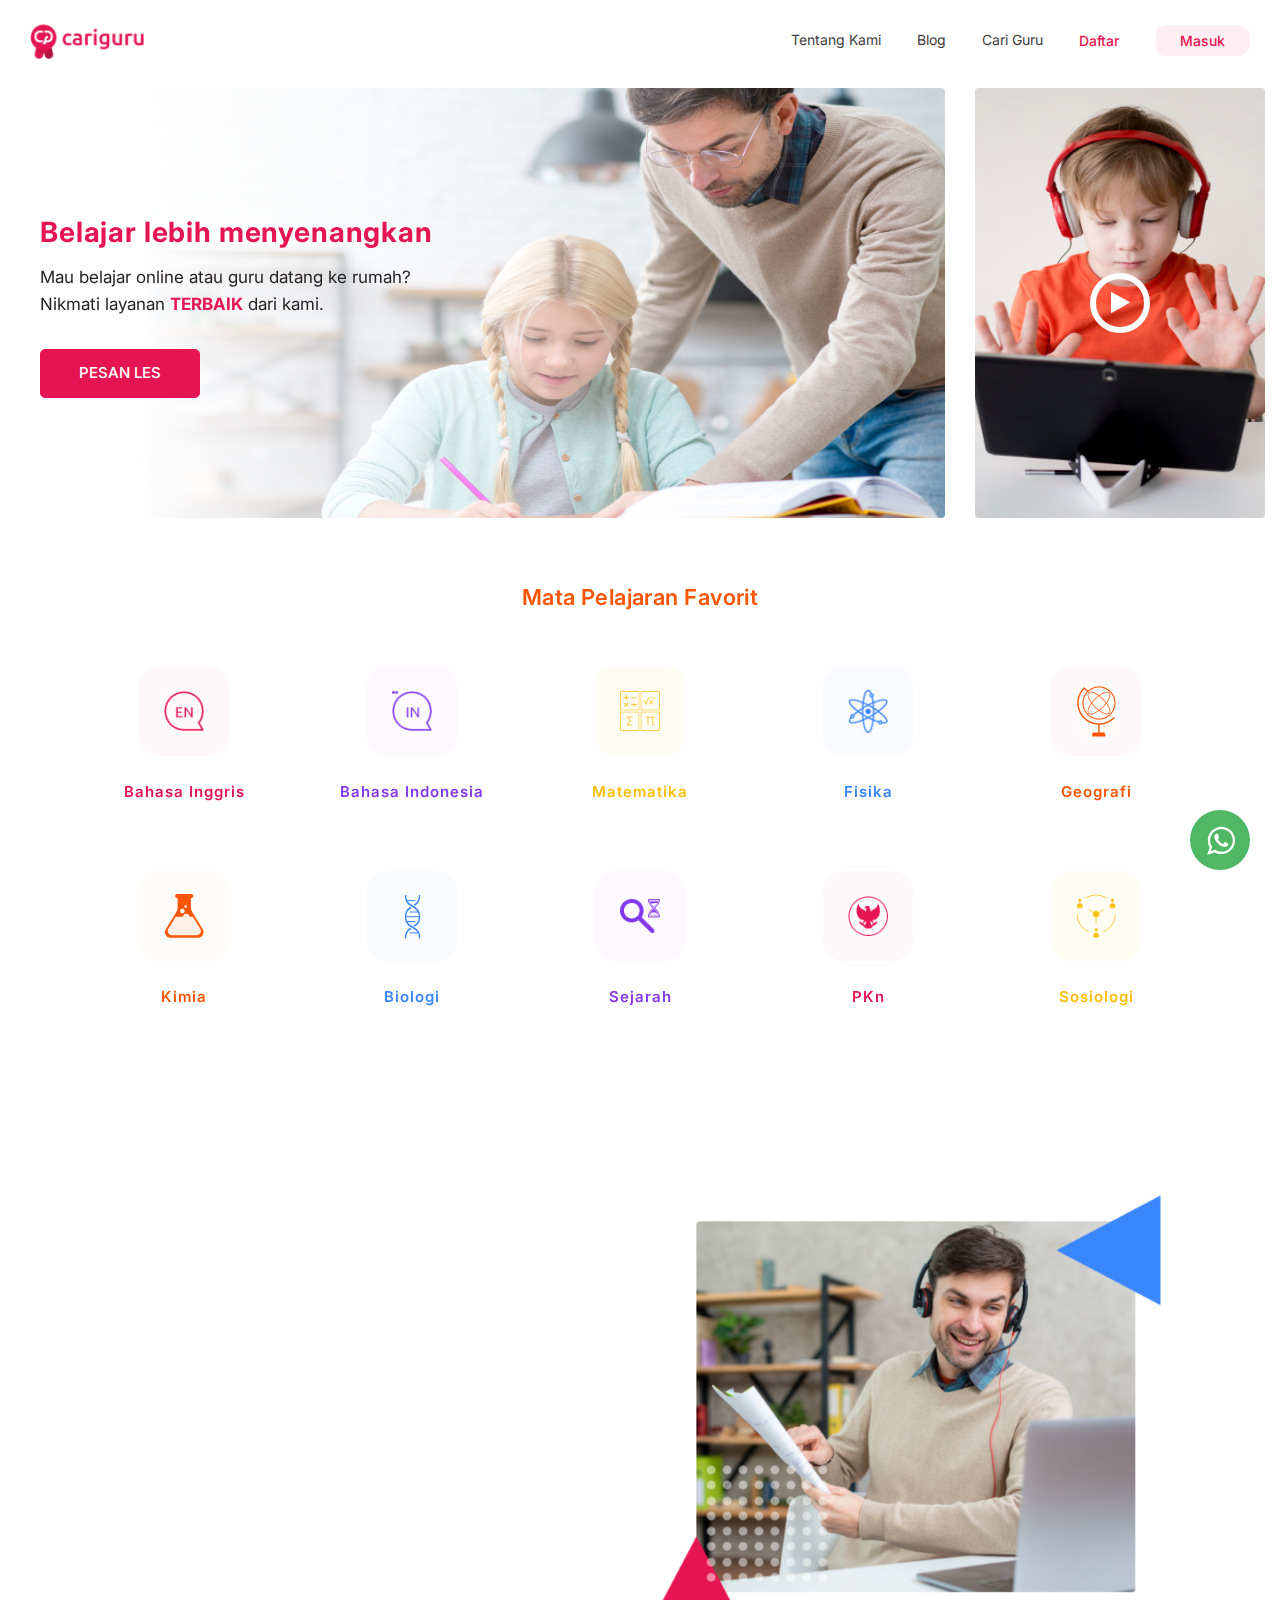
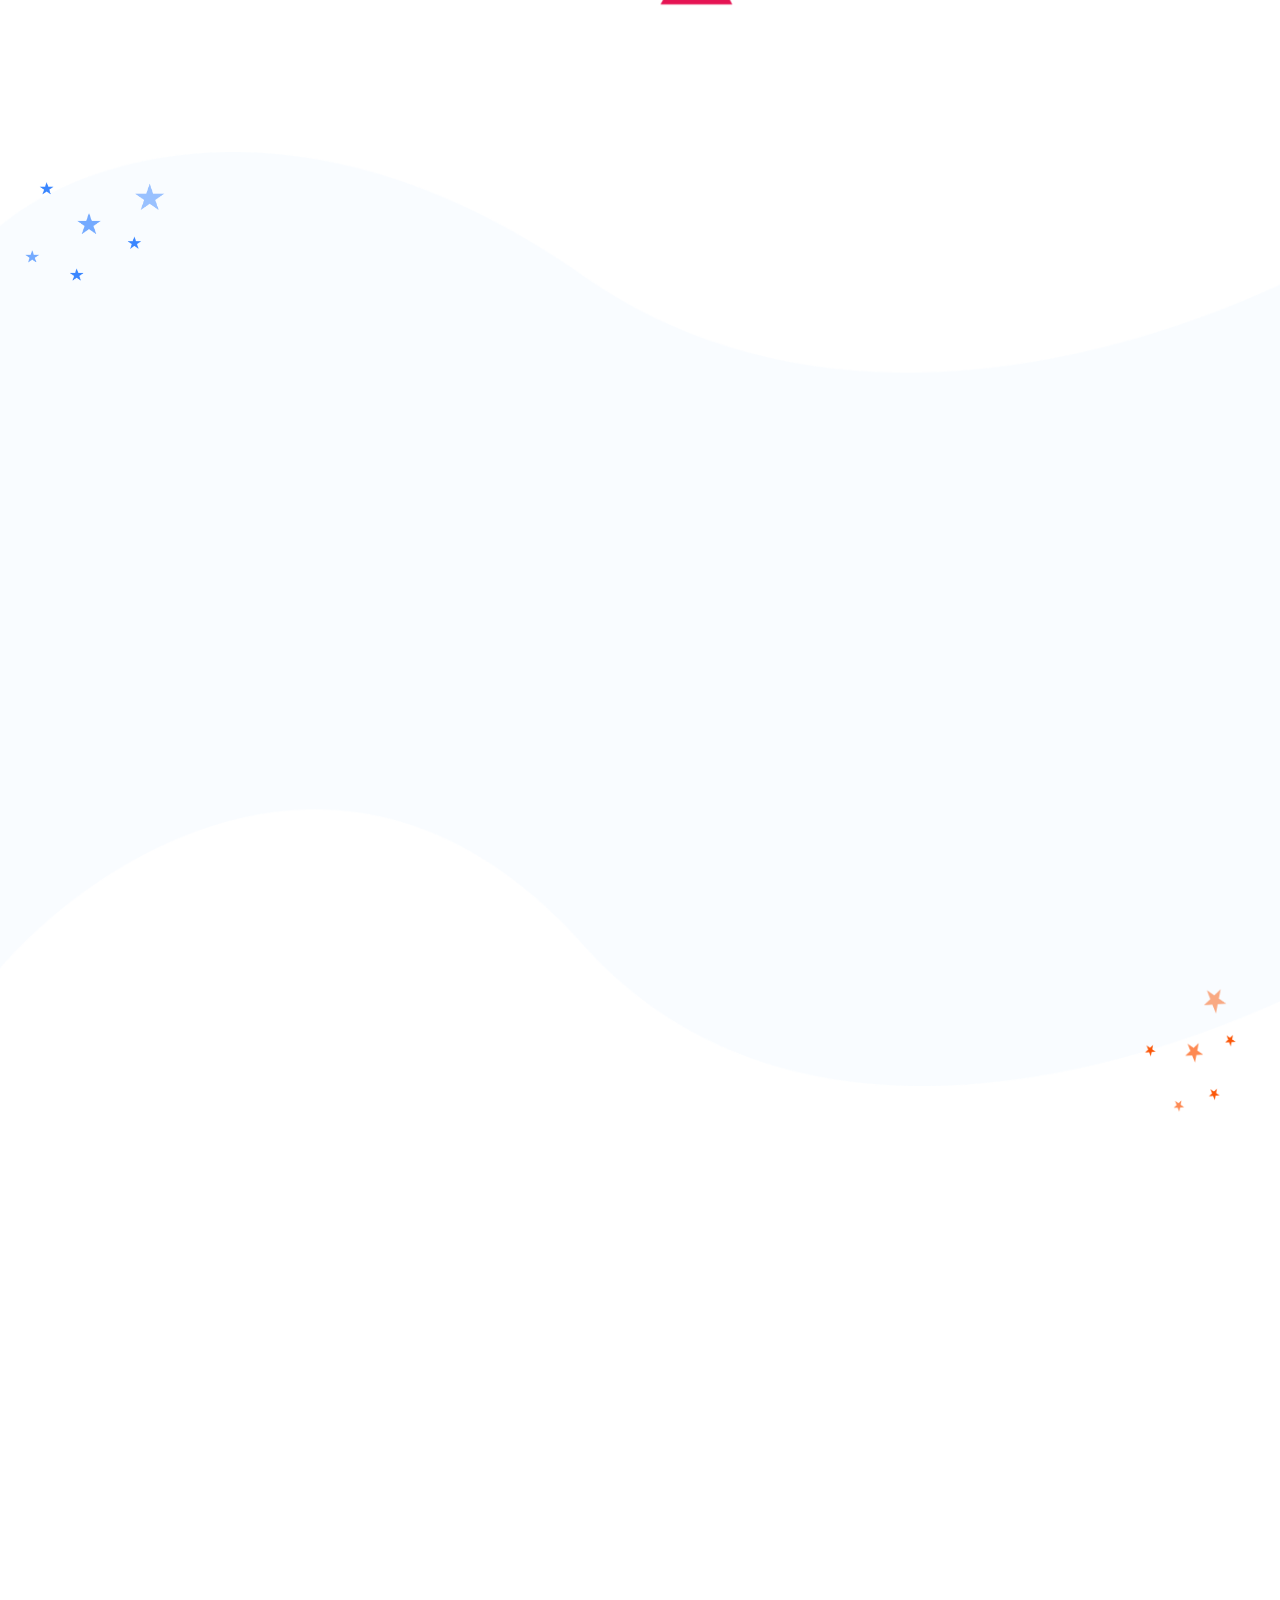
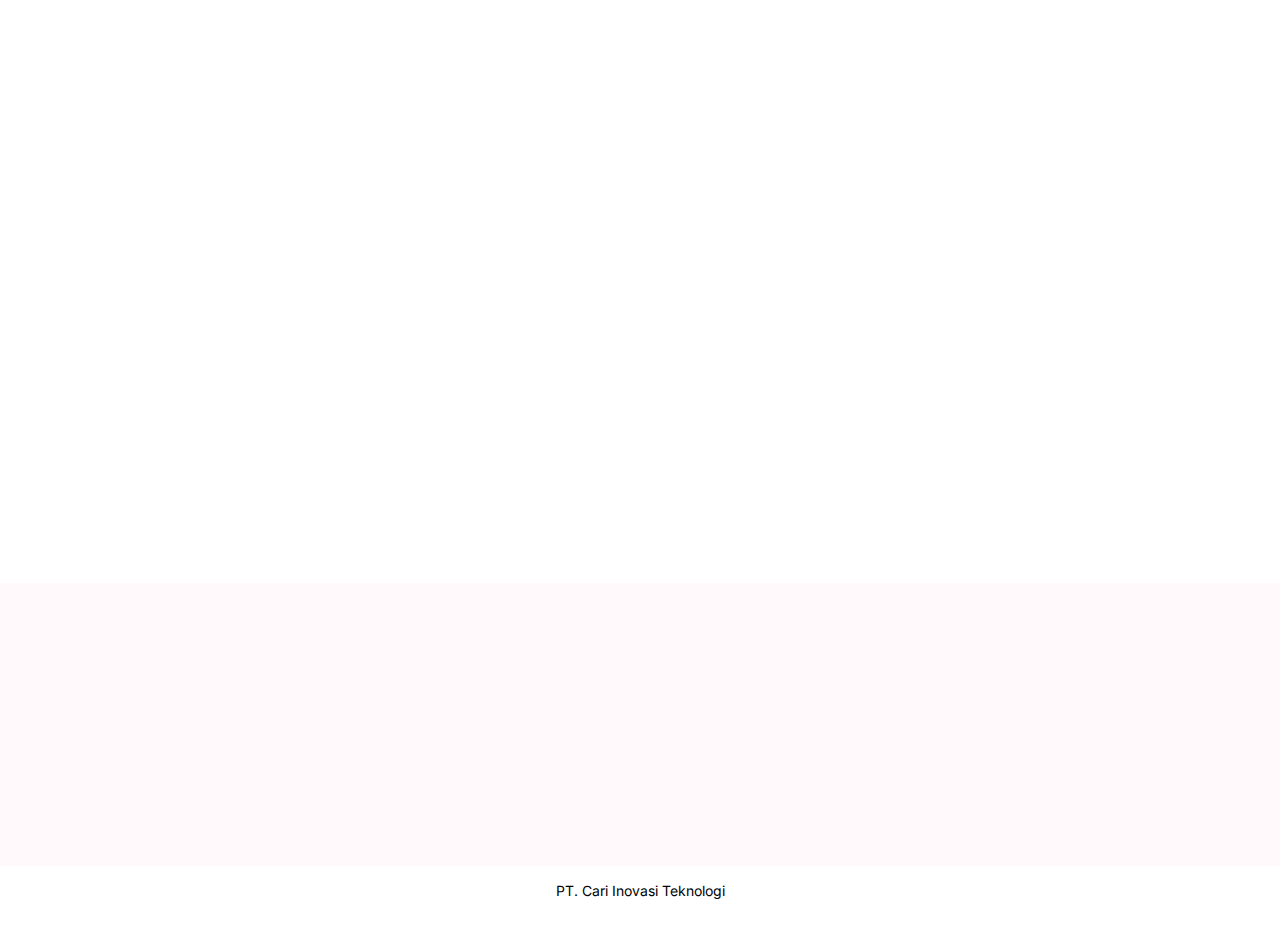
<file: index.html>
<!DOCTYPE html>
<html lang="en">

<head>
    <meta charset="UTF-8">
    <meta name="viewport" content="width=device-width,initial-scale=1">
    <meta http-equiv="X-UA-Compatible" content="ie=edge">
    <title>Home</title>
    <link href="assets/vendor/bootstrap/dist/css/bootstrap.min.css" rel="stylesheet">
    <link href="assets/vendor/font-awesome/css/font-awesome.min.css" rel="stylesheet">
    <link href="assets/css/aos.css" rel="stylesheet">
    <link href="assets/css/style.css" rel="stylesheet">
    <link href="https://fonts.googleapis.com/css2?family=Inter:wght@100;200;300;400;500;600;700;800;900&display=swap"
        rel="stylesheet">
</head>

<body>
    <header>
        <nav class="navbar navbar-expand-lg navbar-custom fixed-top">
            <div class="container-fluid">
                <a class="navbar-brand" href="#"><img src="assets/images/logo.png" width="115px"></a>
                <button class="navbar-toggler" type="button" data-toggle="collapse" data-target="#nav"
                    aria-controls="navbarNav" aria-expanded="false" aria-label="Toggle navigation">
                    <i class="fa fa-bars"></i>
                </button>
                <div class="collapse navbar-collapse" id="nav">
                    <ul class="navbar-nav m-0 ml-lg-auto p-3 p-lg-0">
                        <li class="d-inline d-lg-none" style="margin-bottom: 1em;">
                            <img src="assets/images/logo.png" width="115px">
                            <button data-toggle="collapse" data-target="#nav" class="close float-right">&times;</button>
                        </li>
                        <li class="nav-item">
                            <a class="nav-link text-truncate" href="">Tentang Kami</a>
                        </li>
                        <li class="nav-item">
                            <a class="nav-link text-truncate" href="pages/blog.html">Blog</a>
                        </li>
                        <li class="nav-item">
                            <a class="nav-link text-truncate" href="">Cari Guru</a>
                        </li>
                        <li class="nav-item">
                            <a class="nav-link text-truncate" href=""><button
                                    class="btn btn-regist-nav">Daftar</button></a>
                        </li>
                        <li class="nav-item">
                            <a class="nav-link text-truncate" href=""><button
                                    class="btn btn-signin-nav">Masuk</button></a>
                        </li>
                    </ul>
                </div>
            </div>
        </nav>
    </header>
    <main>
        <section id="hero" class="hero-wrapper">
            <div class="container-fluid">
                <div class="row">
                    <div class="col-xl-9 col-lg-8 col-md-8">
                        <div class="hero-left-element"
                            style="background-image: url(assets/images/hero/bg-hero-left.png);">
                            <div class="blur"></div>
                            <div style="z-index: 2;">
                                <h5 class="title-hero" data-aos="fade-up" data-aos-delay="500">Belajar lebih
                                    menyenangkan</h5>
                                <p class="description-hero" data-aos="fade-up" data-aos-delay="500">Mau belajar online
                                    atau guru datang ke rumah?
                                    <br>Nikmati layanan <span class="font-weight-bold"
                                        style="color: #E51453">TERBAIK</span> dari kami.</p>
                                <button class="btn btn-more-hero" data-aos="fade-up" data-aos-delay="500">PESAN
                                    LES</button>
                            </div>
                        </div>
                    </div>
                    <div class="col-xl-3 col-lg-4 col-md-4">
                        <div class="hero-right-element"
                            style="background-image: url(assets/images/hero/bg-hero-right.png)">
                            <button class="btn btn-play-hero" type="button" id="show-video" data-aos="fade-up"
                                data-aos-delay="500"><i class="fa fa-play"></i></button>
                            <div id="video-overlay" class="video-overlay-wrapper d-none"><button
                                    class="btn btn-hidden-video" id="hidden-video" type="button">×</button><iframe
                                    src="https://www.youtube.com/embed/xLWVa8e_jPg" frameborder="0"
                                    allow="accelerometer; autoplay; encrypted-media; gyroscope; picture-in-picture"
                                    class="frame-video"></iframe></div>
                        </div>

                    </div>
                </div>
            </div>
        </section>
        <section id="lesson" class="lesson-wrapper">
            <div class="container aos-animate">
                <h5 class="text-center heading-lesson" data-aos="fade-up" data-aos-delay="500">Mata Pelajaran Favorit
                </h5>
                <div class="row" data-aos="fade-up" data-aos-delay="500">
                    <div class="col-sm-6 col-lg-custom-five col-xl-custom-five lesson-element">
                        <div class="lesson-element--group">
                            <div class="lesson-element--group__image" style="background: #FFF9FB;">
                                <img src="assets/images/icon/icon-bahasa-inggris.png">
                            </div>
                            <h5 class="text-center lesson-element--group__title" style="color: #E51453;">Bahasa Inggris
                            </h5>
                        </div>
                    </div>
                    <div class="col-sm-6 col-lg-custom-five col-xl-custom-five lesson-element">
                        <div class="lesson-element--group">
                            <div class="lesson-element--group__image" style="background: #FDF9FF;">
                                <img src="assets/images/icon/icon-bahasa-indonesia.png">
                            </div>
                            <h5 class="text-center lesson-element--group__title" style="color: #8338EC;">Bahasa
                                Indonesia</h5>
                        </div>
                    </div>
                    <div class="col-sm-6 col-lg-custom-five col-xl-custom-five lesson-element">
                        <div class="lesson-element--group">
                            <div class="lesson-element--group__image" style="background: rgba(255, 249, 231, 0.5);">
                                <img src="assets/images/icon/icon-matematika.png">
                            </div>
                            <h5 class="text-center lesson-element--group__title" style="color: #FFBE0B;">Matematika</h5>
                        </div>
                    </div>
                    <div class="col-sm-6 col-lg-custom-five col-xl-custom-five lesson-element">
                        <div class="lesson-element--group">
                            <div class="lesson-element--group__image" style="background:rgba(243, 248, 255, 0.5);">
                                <img src="assets/images/icon/icon-fisika.png">
                            </div>
                            <h5 class="text-center lesson-element--group__title" style="color:#3A86FF">Fisika</h5>
                        </div>
                    </div>
                    <div class="col-sm-6 col-lg-custom-five col-xl-custom-five lesson-element">
                        <div class="lesson-element--group">
                            <div class="lesson-element--group__image">
                                <img src="assets/images/icon/icon-geografi.png" style="background: #FFFBF9;">
                            </div>
                            <h5 class="text-center lesson-element--group__title" style="color:#FB5607">Geografi</h5>
                        </div>
                    </div>
                    <div class="col-sm-6 col-lg-custom-five col-xl-custom-five lesson-element">
                        <div class="lesson-element--group">
                            <div class="lesson-element--group__image" style="background: #FFFBF9;">
                                <img src="assets/images/icon/icon-kimia.png">
                            </div>
                            <h5 class="text-center lesson-element--group__title" style="color: #FB5607;">Kimia</h5>
                        </div>
                    </div>
                    <div class="col-sm-6 col-lg-custom-five col-xl-custom-five lesson-element">
                        <div class="lesson-element--group">
                            <div class="lesson-element--group__image" style="background: #F9FCFF;">
                                <img src="assets/images/icon/icon-biologi.png">
                            </div>
                            <h5 class="text-center lesson-element--group__title" style="color: #3A86FF;">Biologi</h5>
                        </div>
                    </div>
                    <div class="col-sm-6 col-lg-custom-five col-xl-custom-five lesson-element">
                        <div class="lesson-element--group">
                            <div class="lesson-element--group__image" style="background: #FDF9FF;">
                                <img src="assets/images/icon/icon-sejarah.png">
                            </div>
                            <h5 class="text-center lesson-element--group__title" style="color: #8338EC;">Sejarah</h5>
                        </div>
                    </div>
                    <div class="col-sm-6 col-lg-custom-five col-xl-custom-five lesson-element">
                        <div class="lesson-element--group">
                            <div class="lesson-element--group__image" style="background: #FFF9FB;">
                                <img src="assets/images/icon/icon-pkn.png">
                            </div>
                            <h5 class="text-center lesson-element--group__title" style="color: #E51453;">PKn</h5>
                        </div>
                    </div>
                    <div class="col-sm-6 col-lg-custom-five col-xl-custom-five lesson-element">
                        <div class="lesson-element--group">
                            <div class="lesson-element--group__image" style="background: #FFFCF3;">
                                <img src="assets/images/icon/icon-sosiologi.png">
                            </div>
                            <h5 class="text-center lesson-element--group__title" style="color: #FFBE0B;">Sosiologi</h5>
                        </div>
                    </div>
                </div>
                <div class="d-flex justify-content-center mt-3" data-aos="fade-up" data-aos-delay="500">
                    <button class="btn btn-view-more">Lihat Lebih Banyak</button>
                </div>
            </div>
        </section>
        <section id="about-us" class="about-us-wrapper">
            <div class="container">
                <div class="row" style="flex-direction: row-reverse;">
                    <div class="col-xl-6 col-lg-6">
                        <img src="assets/images/hero/image-about.png" class="image-about-us">
                    </div>
                    <div class="col-xl-6 col-lg-6">
                        <h5 class="heading-about-us" data-aos="fade-up" data-aos-delay="500">Tentang Kami</h5>
                        <div class="description-about-us" data-aos="fade-up" data-aos-delay="500">Layanan Les Privat
                            Realtime</div>
                        <ul class="list-about-us" data-aos="fade-up" data-aos-delay="500">
                            <li>Guru Berkualitas</li>
                            <li>Layanan pencarian guru</li>
                            <li>Sistem belajar <i>Online</i> dan <i>offline</i></li>
                            <li>Waktu bisa diatur sendiri</li>
                            <li>Bisa privat atau berkelompok dengan teman</li>
                            <li>Evaluasi pembelajaran</li>
                        </ul>
                        <div class="row">
                            <div class="col-xl-6 col-lg-6 col-md-6 col-sm-6" data-aos="fade-up" data-aos-delay="500">
                                <div class="properties-about-us">
                                    <div>
                                        <div
                                            class="d-flex justify-content-center align-items-center properties-about-us__image-box">
                                            <img src="assets/images/icon/icon-pilihan-guru.png"></div>
                                    </div>
                                    <div class="properties-about-us__description">
                                        <h5 class="properties-about-us__description-title">1.200</h5>
                                        <div class="properties-about-us__description-description">Pilihan Guru</div>
                                    </div>
                                </div>
                            </div>
                            <div class="col-xl-6 col-lg-6 col-md-6 col-sm-6" data-aos="fade-up" data-aos-delay="500">
                                <div class="properties-about-us">
                                    <div>
                                        <div
                                            class="d-flex justify-content-center align-items-center properties-about-us__image-box">
                                            <img src="assets/images/icon/icon-room-meet.png"></div>
                                    </div>
                                    <div class="properties-about-us__description">
                                        <h5 class="properties-about-us__description-title">123</h5>
                                        <div class="properties-about-us__description-description">Room Meet</div>
                                    </div>
                                </div>

                            </div>
                            <div class="col-xl-6 col-lg-6 col-md-6 col-sm-6" data-aos="fade-up" data-aos-delay="500">
                                <div class="properties-about-us">
                                    <div>
                                        <div
                                            class="d-flex justify-content-center align-items-center properties-about-us__image-box">
                                            <img src="assets/images/icon/icon-pilihan-mapel.png"></div>
                                    </div>
                                    <div class="properties-about-us__description">
                                        <h5 class="properties-about-us__description-title">14</h5>
                                        <div class="properties-about-us__description-description">Pilihan Mata Pelajaran
                                        </div>
                                    </div>
                                </div>
                            </div>
                            <div class="col-xl-6 col-lg-6 col-md-6 col-sm-6" data-aos="fade-up" data-aos-delay="500">
                                <div class="properties-about-us">
                                    <div>
                                        <div
                                            class="d-flex justify-content-center align-items-center properties-about-us__image-box">
                                            <img src="assets/images/icon/icon-murid.png"></div>
                                    </div>
                                    <div class="properties-about-us__description">
                                        <h5 class="properties-about-us__description-title">110.000</h5>
                                        <div class="properties-about-us__description-description">Murid</div>
                                    </div>
                                </div>
                            </div>
                        </div>
                    </div>
                </div>
            </div>
        </section>
        <section id="teacher" class="teacher-wrapper"
            style="background-image: url('assets/images/hero/bg-teacher.png');">
            <img src="assets/images/icon/icon-star-left.png" class="icon-bg-left-teacher">
            <img src="assets/images/icon/icon-star-right.png" class="icon-bg-right-teacher">
            <div class="container">
                <h5 class="text-center heading-teacher" data-aos="fade-up" data-aos-delay="500">Guru Terbaik</h5>
                <p class="text-center description-teacher" data-aos="fade-up" data-aos-delay="500">Les Privat dengan
                    Guru Terbaik kami</p>
                <div class="row">
                    <div class="col-xl-3 col-lg-3 col-md-6 col-sm-6 teacher-column" data-aos="fade-up"
                        data-aos-delay="500">
                        <div class="teacher-element">
                            <div class="teacher-element__image-box">
                                <img src="assets/images/teacher/images-teacher-1.png">
                            </div>
                            <div class="teacher-element__description">
                                <div class="teacher-element__description-rating">5.0</div>
                                <h5 class="teacher-element__description-name">Mahyuddin Noor</h5>
                                <hr class="teacher-element__description-line">
                                <p class="teacher-element__description-lesson">Pendidikan Bahasaa Inggris</p>
                            </div>
                        </div>
                    </div>
                    <div class="col-xl-3 col-lg-3 col-md-6 col-sm-6 teacher-column" data-aos="fade-up"
                        data-aos-delay="500">
                        <div class="teacher-element">
                            <div class="teacher-element__image-box">
                                <img src="assets/images/teacher/images-teacher-2.png">
                            </div>
                            <div class="teacher-element__description">
                                <div class="teacher-element__description-rating">5.0</div>
                                <h5 class="teacher-element__description-name">Mahyuddin Noor</h5>
                                <hr class="teacher-element__description-line">
                                <p class="teacher-element__description-lesson">Pendidikan Bahasaa Inggris
                                </p>
                            </div>
                        </div>
                    </div>
                    <div class="col-xl-3 col-lg-3 col-md-6 col-sm-6 teacher-column" data-aos="fade-up"
                        data-aos-delay="500">
                        <div class="teacher-element">
                            <div class="teacher-element__image-box">
                                <img src="assets/images/teacher/images-teacher-3.png">
                            </div>
                            <div class="teacher-element__description">
                                <div class="teacher-element__description-rating">5.0</div>
                                <h5 class="teacher-element__description-name">Mahyuddin Noor</h5>
                                <hr class="teacher-element__description-line">
                                <p class="teacher-element__description-lesson">Pendidikan Bahasaa Inggris
                                </p>
                            </div>
                        </div>
                    </div>
                    <div class="col-xl-3 col-lg-3 col-md-6 col-sm-6 teacher-column" data-aos="fade-up"
                        data-aos-delay="500">
                        <div class="teacher-element">
                            <div class="teacher-element__image-box">
                                <img src="assets/images/teacher/images-teacher-4.png">
                            </div>
                            <div class="teacher-element__description">
                                <div class="teacher-element__description-rating">5.0</div>
                                <h5 class="teacher-element__description-name">Mahyuddin Noor</h5>
                                <hr class="teacher-element__description-line">
                                <p class="teacher-element__description-lesson">Pendidikan Bahasaa Inggris</p>
                            </div>
                        </div>
                    </div>
                    <div class="col-xl-3 col-lg-3 col-md-6 col-sm-6 teacher-column" data-aos="fade-up"
                        data-aos-delay="500">
                        <div class="teacher-element">
                            <div class="teacher-element__image-box">
                                <img src="assets/images/teacher/images-teacher-1.png">
                            </div>
                            <div class="teacher-element__description">
                                <div class="teacher-element__description-rating">5.0</div>
                                <h5 class="teacher-element__description-name">Mahyuddin Noor</h5>
                                <hr class="teacher-element__description-line">
                                <p class="teacher-element__description-lesson">Pendidikan Bahasaa Inggris</p>
                            </div>
                        </div>
                    </div>
                    <div class="col-xl-3 col-lg-3 col-md-6 col-sm-6 teacher-column" data-aos="fade-up"
                        data-aos-delay="500">
                        <div class="teacher-element">
                            <div class="teacher-element__image-box">
                                <img src="assets/images/teacher/images-teacher-2.png">
                            </div>
                            <div class="teacher-element__description">
                                <div class="teacher-element__description-rating">5.0</div>
                                <h5 class="teacher-element__description-name">Mahyuddin Noor</h5>
                                <hr class="teacher-element__description-line">
                                <p class="teacher-element__description-lesson">Pendidikan Bahasaa Inggris
                                </p>
                            </div>
                        </div>
                    </div>
                    <div class="col-xl-3 col-lg-3 col-md-6 col-sm-6 teacher-column" data-aos="fade-up"
                        data-aos-delay="500">
                        <div class="teacher-element">
                            <div class="teacher-element__image-box">
                                <img src="assets/images/teacher/images-teacher-3.png">
                            </div>
                            <div class="teacher-element__description">
                                <div class="teacher-element__description-rating">5.0</div>
                                <h5 class="teacher-element__description-name">Mahyuddin Noor</h5>
                                <hr class="teacher-element__description-line">
                                <p class="teacher-element__description-lesson">Pendidikan Bahasaa Inggris
                                </p>
                            </div>
                        </div>
                    </div>
                    <div class="col-xl-3 col-lg-3 col-md-6 col-sm-6 teacher-column" data-aos="fade-up"
                        data-aos-delay="500">
                        <div class="teacher-element">
                            <div class="teacher-element__image-box">
                                <img src="assets/images/teacher/images-teacher-4.png">
                            </div>
                            <div class="teacher-element__description">
                                <div class="teacher-element__description-rating">5.0</div>
                                <h5 class="teacher-element__description-name">Mahyuddin Noor</h5>
                                <hr class="teacher-element__description-line">
                                <p class="teacher-element__description-lesson">Pendidikan Bahasaa Inggris</p>
                            </div>
                        </div>
                    </div>
                </div>
            </div>
        </section>
        <section id="media" class="media-wrapper">
            <div class="container">
                <h5 class="text-center heading-media" data-aos="fade-up" data-aos-delay="500">Didukung dan diliput oleh
                </h5>
                <div class="row">
                    <div class="col-xl-2 col-lg-2 col-md-3 col-sm-6 media-element" data-aos="fade-up"
                        data-aos-delay="500">
                        <img src="assets/images/media/image-1.png">
                    </div>
                    <div class="col-xl-2 col-lg-2 col-md-3 col-sm-6 media-element" data-aos="fade-up"
                        data-aos-delay="500">
                        <img src="assets/images/media/image-2.png">
                    </div>
                    <div class="col-xl-2 col-lg-2 col-md-3 col-sm-6 media-element" data-aos="fade-up"
                        data-aos-delay="500">
                        <img src="assets/images/media/image-3.png">
                    </div>
                    <div class="col-xl-2 col-lg-2 col-md-3 col-sm-6 media-element" data-aos="fade-up"
                        data-aos-delay="500">
                        <img src="assets/images/media/image-4.png">
                    </div>
                    <div class="col-xl-2 col-lg-2 col-md-3 col-sm-6 media-element" data-aos="fade-up"
                        data-aos-delay="500">
                        <img src="assets/images/media/image-5.png">
                    </div>
                    <div class="col-xl-2 col-lg-2 col-md-3 col-sm-6 media-element" data-aos="fade-up"
                        data-aos-delay="500">
                        <img src="assets/images/media/image-6.png">
                    </div>
                    <div class="col-xl-2 col-lg-2 col-md-3 col-sm-6 media-element" data-aos="fade-up"
                        data-aos-delay="500">
                        <img src="assets/images/media/image-1.png">
                    </div>
                    <div class="col-xl-2 col-lg-2 col-md-3 col-sm-6 media-element" data-aos="fade-up"
                        data-aos-delay="500">
                        <img src="assets/images/media/image-2.png">
                    </div>
                    <div class="col-xl-2 col-lg-2 col-md-3 col-sm-6 media-element" data-aos="fade-up"
                        data-aos-delay="500">
                        <img src="assets/images/media/image-3.png">
                    </div>
                    <div class="col-xl-2 col-lg-2 col-md-3 col-sm-6 media-element" data-aos="fade-up"
                        data-aos-delay="500">
                        <img src="assets/images/media/image-4.png">
                    </div>
                    <div class="col-xl-2 col-lg-2 col-md-3 col-sm-6 media-element" data-aos="fade-up"
                        data-aos-delay="500">
                        <img src="assets/images/media/image-5.png">
                    </div>
                    <div class="col-xl-2 col-lg-2 col-md-3 col-sm-6 media-element" data-aos="fade-up"
                        data-aos-delay="500">
                        <img src="assets/images/media/image-6.png">
                    </div>
                </div>
            </div>
        </section>
        <section id="blog" class="blog-wrapper">
            <div class="container">
                <h5 class="text-center heading-blog" data-aos="fade-up" data-aos-delay="500">Blog</h5>
                <p class="text-center description-blog" data-aos="fade-up" data-aos-delay="500">Kumpulan Artikel dari
                    Guru - Guru Hebat</p>
                <div class="row">
                    <div class="col-xl-4 col-lg-4 col-md-6 col-sm-6 blog-column" data-aos="fade-up"
                        data-aos-delay="500">
                        <div class="blog-element">
                            <img class="blog-element--image" src="assets/images/blog/image_blog_3.png">
                            <div class="blog-element__body">
                                <span class="blog-element__body-categories">Metode Pembelajaran</span>
                                <h5 class=" blog-element__body-title">Tips Menguasai Tenses dengan Metode Jari 4</h5>
                                <div class="blog-element__body-posted">24 April 2020, ditulis oleh <span>Mahyuddin
                                        Noor</span></div>
                                <p class="blog-element__body-description">Belajar tenses bukanlah hal yang sulit, semua
                                    tergantung bagaimana metode yang kita gunakan, serta bagaimana kita melatihnya
                                    kembali agara semuanya dengan mudah diingat.</p>
                                <a href="#" class="blog-element__body-more">Baca Selengkapnya ></a>
                            </div>
                        </div>
                    </div>
                    <div class="col-xl-4 col-lg-4 col-md-6 col-sm-6 blog-column" data-aos="fade-up"
                        data-aos-delay="500">
                        <div class="blog-element">
                            <img class="blog-element--image" src="assets/images/blog/image_blog_1.png">
                            <div class="blog-element__body">
                                <span class="blog-element__body-categories">Berita</span>
                                <h5 class=" blog-element__body-title">Belajar menggunakan Spreadsheet untuk Keuangan
                                </h5>
                                <div class="blog-element__body-posted">24 April 2020, ditulis oleh <span>Mahyuddin
                                        Noor</span></div>
                                <p class="blog-element__body-description">Spreadsheet, salah satu layanan dari Google
                                    yang belum begitu banyak di kenal oleh guru di sekolah, salah satunya saya.</p>
                                <a href="#" class="blog-element__body-more">Baca Selengkapnya ></a>
                            </div>
                        </div>
                    </div>
                    <div class="col-xl-4 col-lg-4 col-md-6 col-sm-6 blog-column" data-aos="fade-up"
                        data-aos-delay="500">
                        <div class="blog-element">
                            <img class="blog-element--image" src="assets/images/blog/image_blog_2.png">
                            <div class="blog-element__body">
                                <span class="blog-element__body-categories">Berita</span>
                                <h5 class=" blog-element__body-title">Membuat Sebuah Project Menggunakan CodeIgniter
                                </h5>
                                <div class="blog-element__body-posted">24 April 2020, ditulis oleh <span>Bill
                                        Gates</span></div>
                                <p class="blog-element__body-description">Framework yang satu ini dikenal sangat praktis
                                    dan efiesen dalam pembuatan sebuah sistem web aplikasi. </p>
                                <a href="#" class="blog-element__body-more">Baca Selengkapnya ></a>
                            </div>
                        </div>
                    </div>
                </div>
                <div class="d-flex justify-content-center mt-5 mb-5" data-aos="fade-up" data-aos-delay="500">
                    <a href="pages/blog.html"><button class="btn btn-view-more">Lihat Lebih Banyak</button></a>
                </div>
            </div>

        </section>
    </main>
    <footer class="footer-wrapper">
        <div class="container">
            <div class="row">
                <div class="col-xl-4 col-lg-3" data-aos="fade-up" data-aos-delay="500">
                    <img src="assets/images/logo.png" class="footer-logo">
                </div>
                <div class="col-xl-2 col-lg-3" data-aos="fade-up" data-aos-delay="500">
                    <h5 class="title-footer">Menu</h5>
                    <ul class="list-footer-group">
                        <li><a href="">Home</a></li>
                        <li><a href="pages/blog.html">Blog</a></li>
                        <li><a href="">Penghargaan</a></li>
                        <li><a href="">FAQ</a></li>
                    </ul>
                </div>
                <div class="col-xl-3 col-lg-3" data-aos="fade-up" data-aos-delay="500">
                    <h5 class="title-footer">Layanan</h5>
                    <ul class="list-footer-group">
                        <li><a href="">Daftar Partner (Guru)</a></li>
                        <li><a href="">Konfirmasi Pembayaran</a></li>
                    </ul>
                </div>
                <div class="col-xl-3 col-lg-3" data-aos="fade-up" data-aos-delay="500">
                    <h5 class="title-footer">Kontak</h5>
                    <ul class="list-footer-group">
                        <li><i class="fa fa-phone"></i>&ensp;+6289679249495</li>
                        <li><i class="fa fa-envelope"></i>&ensp;support@cariguru.co.id</li>
                        <li><i class="fa fa-home"></i>&ensp;Jakarta, Indonesia</li>
                    </ul>
                </div>
            </div>
        </div>
    </footer>
    <section class="footer-copy-wrapper">
        <div class="container text-center">PT. Cari Inovasi Teknologi</div>
    </section>
    <button class="btn btn-show-whatsapp" type="button"><i class="fa fa-whatsapp"></i></button>
    <script src="assets/vendor/jquery/dist/jquery.min.js"></script>
    <script src="assets/vendor/bootstrap/dist/js/bootstrap.bundle.min.js"></script>
    <script src="assets/js/aos.js"></script>
    <script>
        AOS.init();
        $(document).ready(function () {
            $('#show-video').click(function () {
                $('#video-overlay').fadeIn().removeClass('d-none');
            });
            $('#hidden-video').click(function () {
                $('#video-overlay').fadeOut().addClass('d-none');
            });
            $(window).scroll(function () {
                70 < $(window).scrollTop() ?
                    $(".navbar-custom").addClass("shadow-nav") :
                    $(".navbar-custom").removeClass("shadow-nav");
            });
        })
    </script>
</body>

</html>
</file>
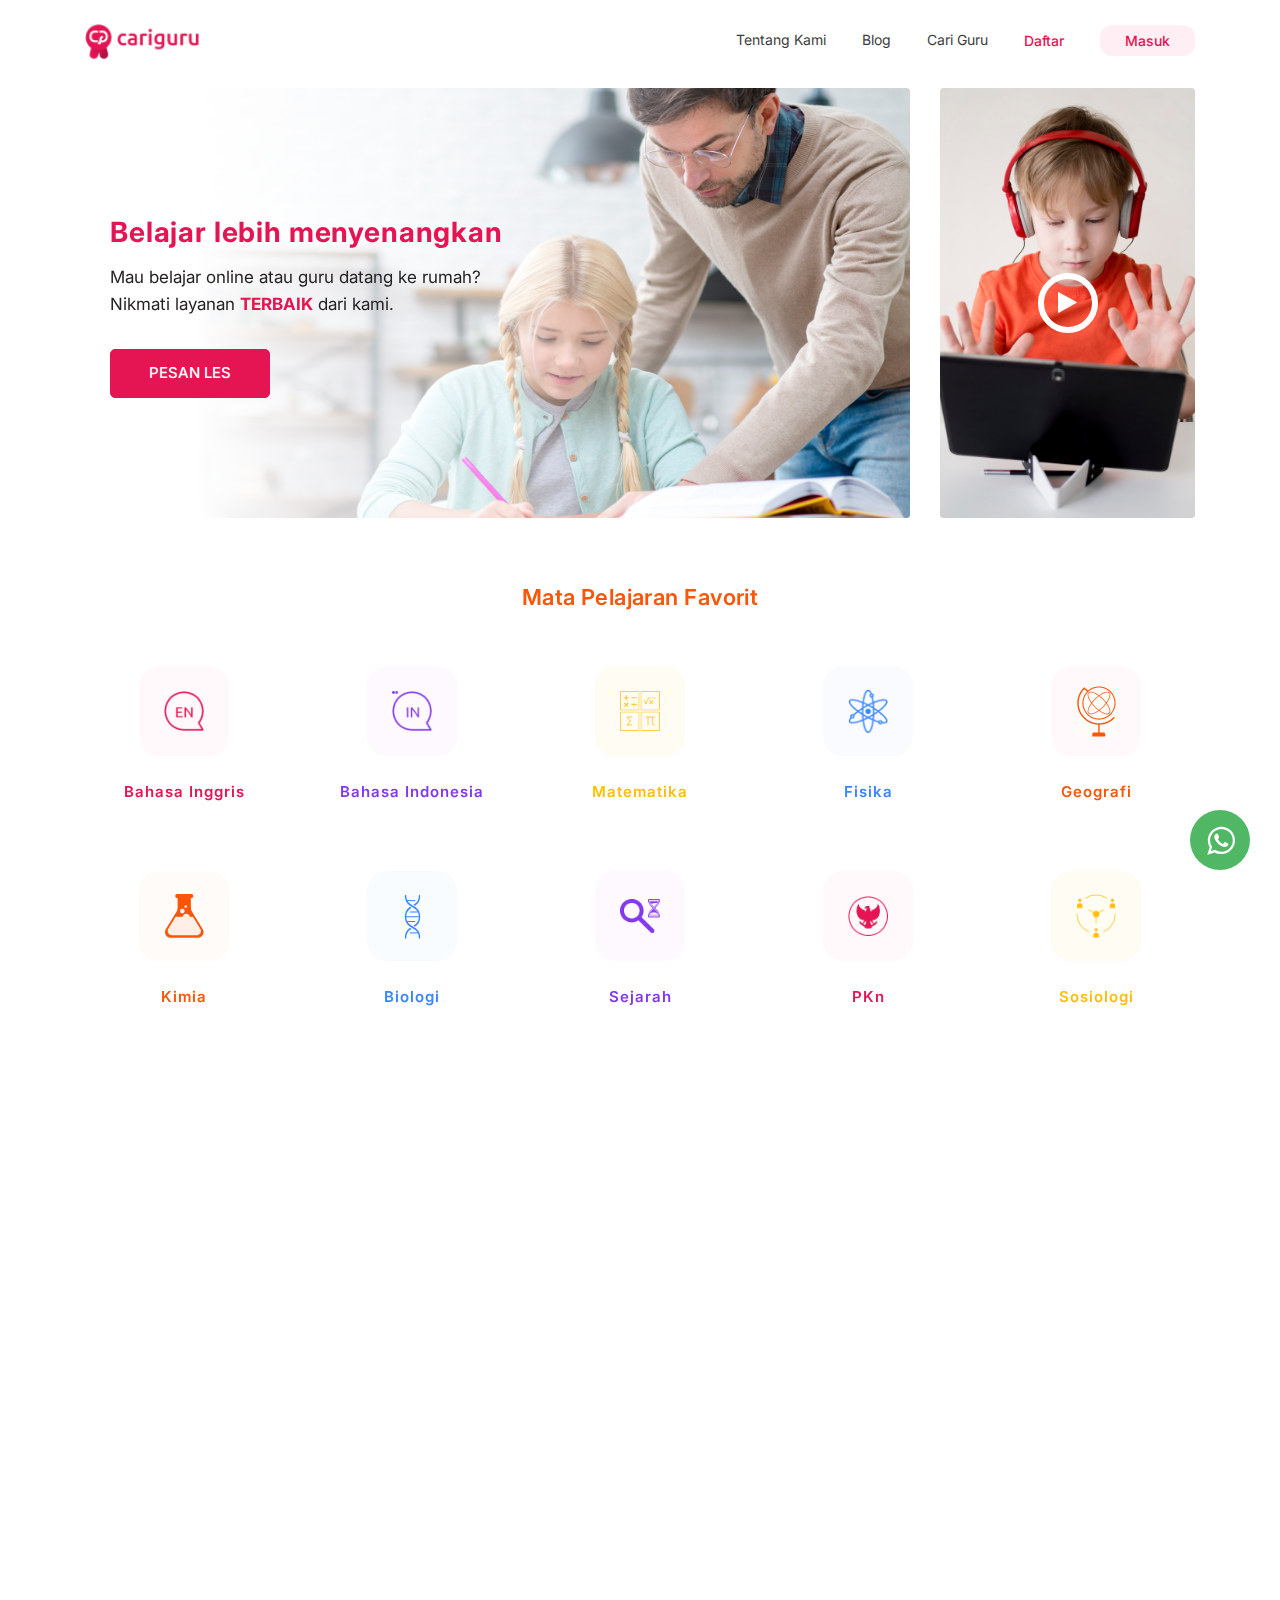
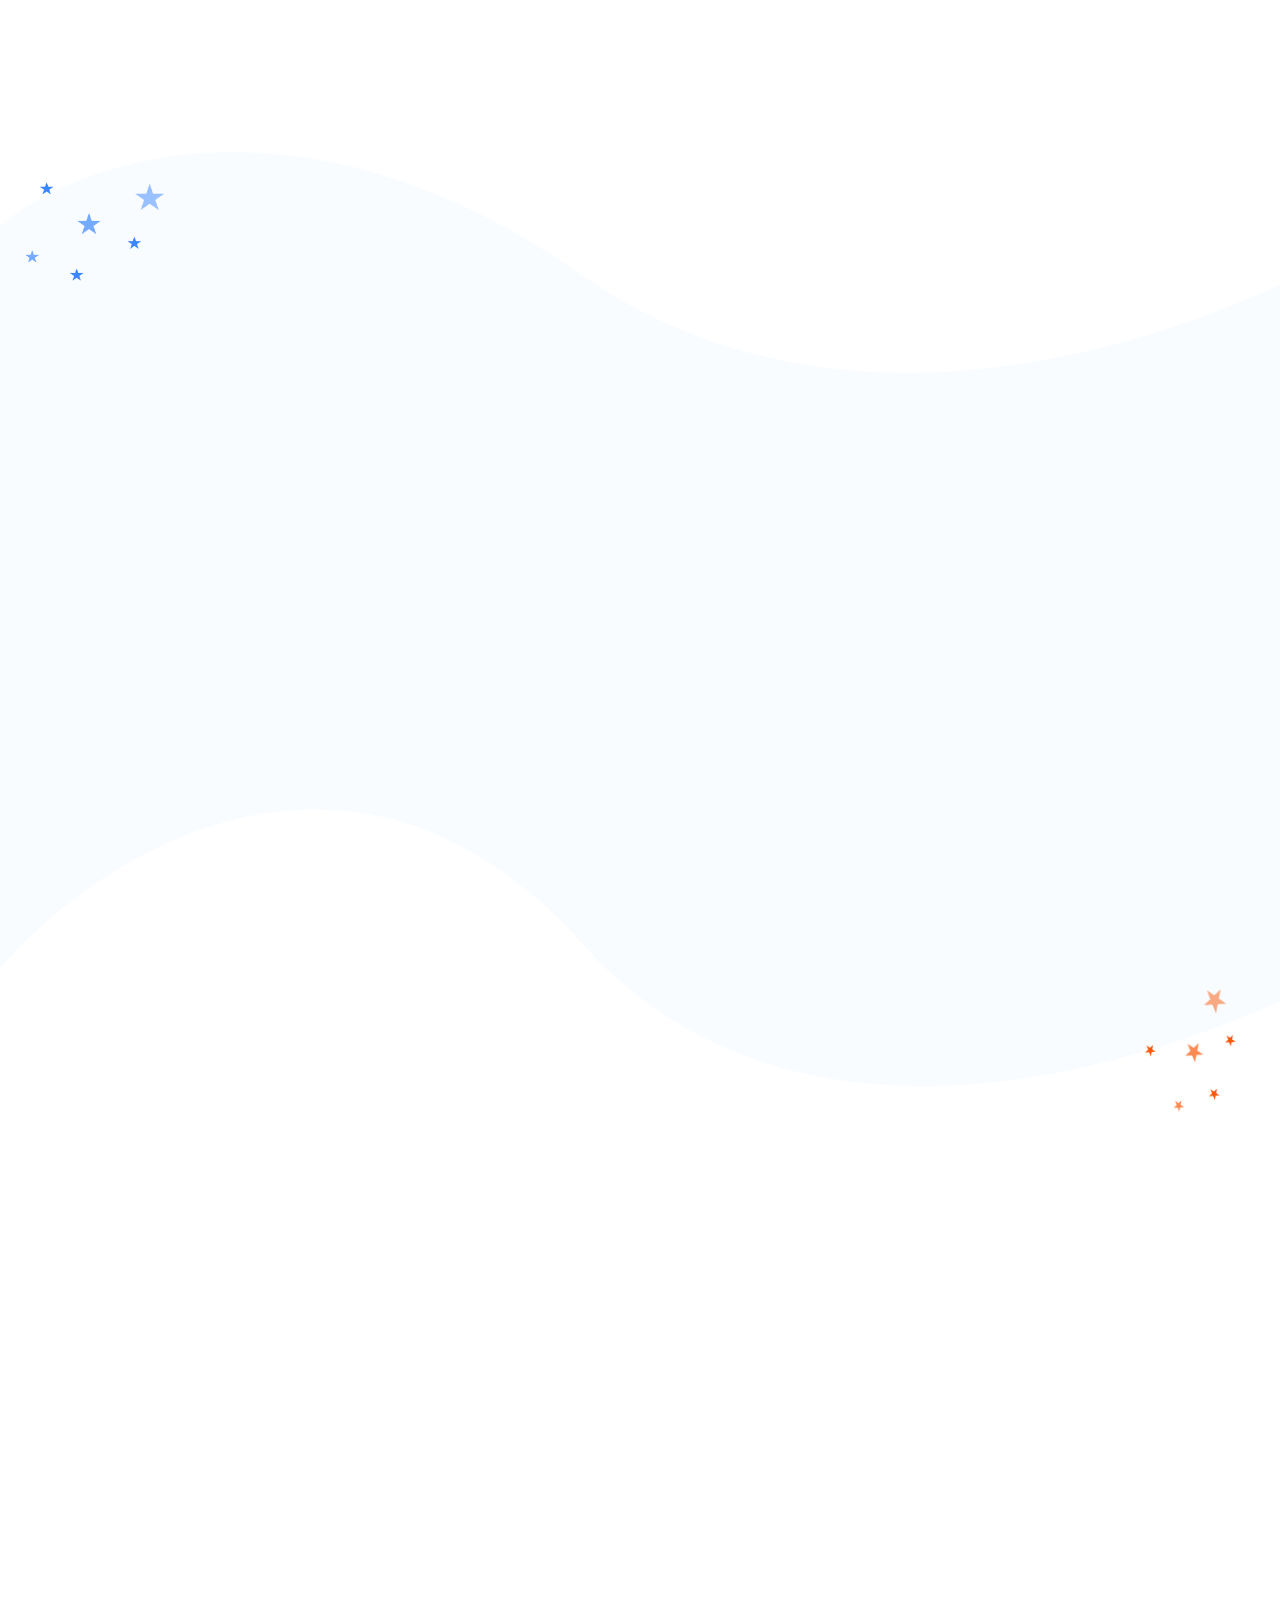
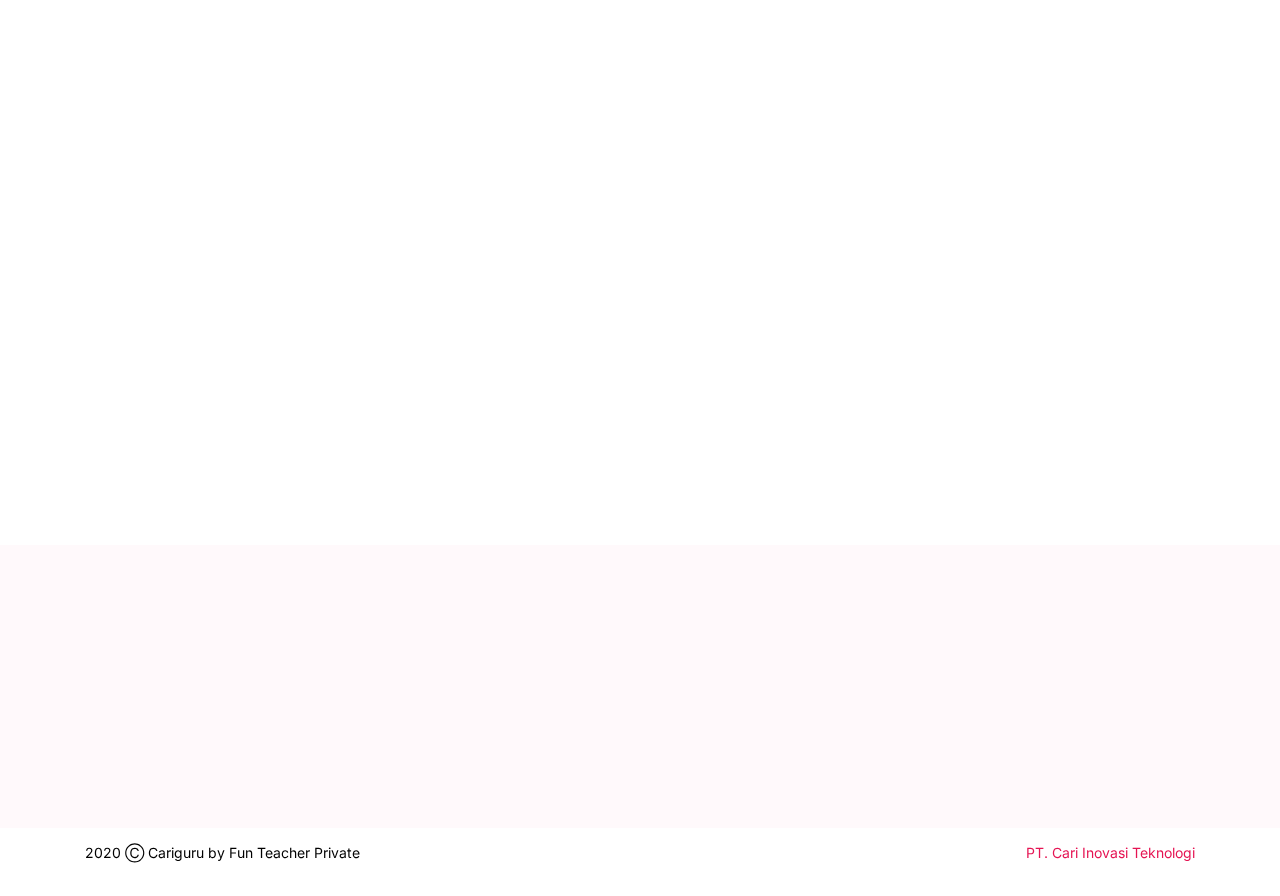
<file: pages/index.html>
<!DOCTYPE html>
<html lang="en">

<head>
    <meta charset="UTF-8">
    <meta name="viewport" content="width=device-width,initial-scale=1">
    <meta http-equiv="X-UA-Compatible" content="ie=edge">
    <title>Home</title>
    <link href="../assets/vendor/bootstrap/dist/css/bootstrap.min.css" rel="stylesheet">
    <link href="../assets/vendor/font-awesome/css/font-awesome.min.css" rel="stylesheet">
    <link href="../assets/css/aos.css" rel="stylesheet">
    <link href="../assets/css/style.css" rel="stylesheet">
    <link href="https://fonts.googleapis.com/css2?family=Inter:wght@100;200;300;400;500;600;700;800;900&display=swap"
        rel="stylesheet">
</head>

<body>
    <header>
        <nav class="navbar navbar-expand-lg navbar-custom fixed-top">
            <div class="container">
                <a class="navbar-brand" href="#"><img src="../assets/images/logo.png" width="115px"></a>
                <button class="navbar-toggler" type="button" data-toggle="collapse" data-target="#nav"
                    aria-controls="navbarNav" aria-expanded="false" aria-label="Toggle navigation">
                    <i class="fa fa-bars"></i>
                </button>
                <div class="collapse navbar-collapse" id="nav">
                    <ul class="navbar-nav m-0 ml-lg-auto p-3 p-lg-0">
                        <li class="d-inline d-lg-none" style="margin-bottom: 1em;">
                            <img src="../assets/images/logo.png" width="115px">
                            <button data-toggle="collapse" data-target="#nav" class="close float-right">&times;</button>
                        </li>
                        <li class="nav-item">
                            <a class="nav-link text-truncate" href="">Tentang Kami</a>
                        </li>
                        <li class="nav-item">
                            <a class="nav-link text-truncate" href="blog.html">Blog</a>
                        </li>
                        <li class="nav-item">
                            <a class="nav-link text-truncate" href="">Cari Guru</a>
                        </li>
                        <li class="nav-item">
                            <a class="nav-link text-truncate" href=""><button
                                    class="btn btn-regist-nav">Daftar</button></a>
                        </li>
                        <li class="nav-item">
                            <a class="nav-link text-truncate" href=""><button
                                    class="btn btn-signin-nav">Masuk</button></a>
                        </li>
                    </ul>
                </div>
            </div>
        </nav>
    </header>
    <main>
        <section id="hero" class="hero-wrapper">
            <div class="container">
                <div class="row">
                    <div class="col-xl-9 col-lg-8 col-md-8">
                        <div class="hero-left-element"
                            style="background-image: url(../assets/images/hero/bg-hero-left.png);">
                            <div class="blur"></div>
                            <div style="z-index: 2;">
                                <h5 class="title-hero" data-aos="fade-up" data-aos-delay="500">Belajar lebih
                                    menyenangkan</h5>
                                <p class="description-hero" data-aos="fade-up" data-aos-delay="500">Mau belajar online
                                    atau guru datang ke rumah?
                                    <br>Nikmati layanan <span class="font-weight-bold"
                                        style="color: #E51453">TERBAIK</span> dari kami.</p>
                                <button class="btn btn-more-hero" data-aos="fade-up" data-aos-delay="500">PESAN
                                    LES</button>
                            </div>
                        </div>
                    </div>
                    <div class="col-xl-3 col-lg-4 col-md-4">
                        <div class="hero-right-element"
                            style="background-image: url(../assets/images/hero/bg-hero-right.png)">
                            <button class="btn btn-play-hero" type="button" id="show-video" data-aos="fade-up"
                                data-aos-delay="500"><i class="fa fa-play"></i></button>
                            <div id="video-overlay" class="video-overlay-wrapper d-none"><button
                                    class="btn btn-hidden-video" id="hidden-video" type="button">×</button><iframe
                                    src="https://www.youtube.com/embed/rCBt76sWDQI" frameborder="0"
                                    allow="accelerometer; autoplay; encrypted-media; gyroscope; picture-in-picture"
                                    class="frame-video"></iframe></div>
                        </div>

                    </div>
                </div>
            </div>
        </section>
        <section id="lesson" class="lesson-wrapper">
            <div class="container aos-animate">
                <h5 class="text-center heading-lesson" data-aos="fade-up" data-aos-delay="500">Mata Pelajaran Favorit
                </h5>
                <div class="row" data-aos="fade-up" data-aos-delay="500">
                    <div class="col-sm-6 col-lg-custom-five col-xl-custom-five lesson-element">
                        <div class="lesson-element--group">
                            <div class="lesson-element--group__image" style="background: #FFF9FB;">
                                <img src="../assets/images/icon/icon-bahasa-inggris.png">
                            </div>
                            <h5 class="text-center lesson-element--group__title" style="color: #E51453;">Bahasa Inggris
                            </h5>
                        </div>
                    </div>
                    <div class="col-sm-6 col-lg-custom-five col-xl-custom-five lesson-element">
                        <div class="lesson-element--group">
                            <div class="lesson-element--group__image" style="background: #FDF9FF;">
                                <img src="../assets/images/icon/icon-bahasa-indonesia.png">
                            </div>
                            <h5 class="text-center lesson-element--group__title" style="color: #8338EC;">Bahasa
                                Indonesia</h5>
                        </div>
                    </div>
                    <div class="col-sm-6 col-lg-custom-five col-xl-custom-five lesson-element">
                        <div class="lesson-element--group">
                            <div class="lesson-element--group__image" style="background: rgba(255, 249, 231, 0.5);">
                                <img src="../assets/images/icon/icon-matematika.png">
                            </div>
                            <h5 class="text-center lesson-element--group__title" style="color: #FFBE0B;">Matematika</h5>
                        </div>
                    </div>
                    <div class="col-sm-6 col-lg-custom-five col-xl-custom-five lesson-element">
                        <div class="lesson-element--group">
                            <div class="lesson-element--group__image" style="background:rgba(243, 248, 255, 0.5);">
                                <img src="../assets/images/icon/icon-fisika.png">
                            </div>
                            <h5 class="text-center lesson-element--group__title" style="color:#3A86FF">Fisika</h5>
                        </div>
                    </div>
                    <div class="col-sm-6 col-lg-custom-five col-xl-custom-five lesson-element">
                        <div class="lesson-element--group">
                            <div class="lesson-element--group__image">
                                <img src="../assets/images/icon/icon-geografi.png" style="background: #FFFBF9;">
                            </div>
                            <h5 class="text-center lesson-element--group__title" style="color:#FB5607">Geografi</h5>
                        </div>
                    </div>
                    <div class="col-sm-6 col-lg-custom-five col-xl-custom-five lesson-element">
                        <div class="lesson-element--group">
                            <div class="lesson-element--group__image" style="background: #FFFBF9;">
                                <img src="../assets/images/icon/icon-kimia.png">
                            </div>
                            <h5 class="text-center lesson-element--group__title" style="color: #FB5607;">Kimia</h5>
                        </div>
                    </div>
                    <div class="col-sm-6 col-lg-custom-five col-xl-custom-five lesson-element">
                        <div class="lesson-element--group">
                            <div class="lesson-element--group__image" style="background: #F9FCFF;">
                                <img src="../assets/images/icon/icon-biologi.png">
                            </div>
                            <h5 class="text-center lesson-element--group__title" style="color: #3A86FF;">Biologi</h5>
                        </div>
                    </div>
                    <div class="col-sm-6 col-lg-custom-five col-xl-custom-five lesson-element">
                        <div class="lesson-element--group">
                            <div class="lesson-element--group__image" style="background: #FDF9FF;">
                                <img src="../assets/images/icon/icon-sejarah.png">
                            </div>
                            <h5 class="text-center lesson-element--group__title" style="color: #8338EC;">Sejarah</h5>
                        </div>
                    </div>
                    <div class="col-sm-6 col-lg-custom-five col-xl-custom-five lesson-element">
                        <div class="lesson-element--group">
                            <div class="lesson-element--group__image" style="background: #FFF9FB;">
                                <img src="../assets/images/icon/icon-pkn.png">
                            </div>
                            <h5 class="text-center lesson-element--group__title" style="color: #E51453;">PKn</h5>
                        </div>
                    </div>
                    <div class="col-sm-6 col-lg-custom-five col-xl-custom-five lesson-element">
                        <div class="lesson-element--group">
                            <div class="lesson-element--group__image" style="background: #FFFCF3;">
                                <img src="../assets/images/icon/icon-sosiologi.png">
                            </div>
                            <h5 class="text-center lesson-element--group__title" style="color: #FFBE0B;">Sosiologi</h5>
                        </div>
                    </div>
                </div>
                <div class="d-flex justify-content-center mt-3" data-aos="fade-up" data-aos-delay="500">
                    <button class="btn btn-view-more">Lihat Lebih Banyak</button>
                </div>
            </div>
        </section>
        <section id="about-us" class="about-us-wrapper">
            <div class="container">
                <div class="row" style="flex-direction: row-reverse;">
                    <div class="col-xl-6 col-lg-6" data-aos="fade-up" data-aos-delay="500">
                        <img src="../assets/images/hero/image-about.png" class="image-about-us">
                    </div>
                    <div class="col-xl-6 col-lg-6">
                        <h5 class="heading-about-us" data-aos="fade-up" data-aos-delay="500">Tentang Kami</h5>
                        <div class="description-about-us" data-aos="fade-up" data-aos-delay="500">Layanan Les Privat
                            Realtime</div>
                        <ul class="list-about-us" data-aos="fade-up" data-aos-delay="500">
                            <li>Guru Berkualitas</li>
                            <li>Layanan pencarian guru</li>
                            <li>Sistem belajar <i>Online</i> dan <i>offline</i></li>
                            <li>Waktu bisa diatur sendiri</li>
                            <li>Bisa privat atau berkelompok dengan teman</li>
                            <li>Evaluasi pembelajaran</li>
                        </ul>
                        <div class="row">
                            <div class="col-xl-6 col-lg-6 col-md-6 col-sm-6" data-aos="fade-up" data-aos-delay="500">
                                <div class="properties-about-us">
                                    <div>
                                        <div
                                            class="d-flex justify-content-center align-items-center properties-about-us__image-box">
                                            <img src="../assets/images/icon/icon-pilihan-guru.png"></div>
                                    </div>
                                    <div class="properties-about-us__description">
                                        <h5 class="properties-about-us__description-title">1.200</h5>
                                        <div class="properties-about-us__description-description">Pilihan Guru</div>
                                    </div>
                                </div>
                            </div>
                            <div class="col-xl-6 col-lg-6 col-md-6 col-sm-6" data-aos="fade-up" data-aos-delay="500">
                                <div class="properties-about-us">
                                    <div>
                                        <div
                                            class="d-flex justify-content-center align-items-center properties-about-us__image-box">
                                            <img src="../assets/images/icon/icon-room-meet.png"></div>
                                    </div>
                                    <div class="properties-about-us__description">
                                        <h5 class="properties-about-us__description-title">123</h5>
                                        <div class="properties-about-us__description-description">Room Meet</div>
                                    </div>
                                </div>

                            </div>
                            <div class="col-xl-6 col-lg-6 col-md-6 col-sm-6" data-aos="fade-up" data-aos-delay="500">
                                <div class="properties-about-us">
                                    <div>
                                        <div
                                            class="d-flex justify-content-center align-items-center properties-about-us__image-box">
                                            <img src="../assets/images/icon/icon-pilihan-mapel.png"></div>
                                    </div>
                                    <div class="properties-about-us__description">
                                        <h5 class="properties-about-us__description-title">14</h5>
                                        <div class="properties-about-us__description-description">Pilihan Mata Pelajaran
                                        </div>
                                    </div>
                                </div>
                            </div>
                            <div class="col-xl-6 col-lg-6 col-md-6 col-sm-6" data-aos="fade-up" data-aos-delay="500">
                                <div class="properties-about-us">
                                    <div>
                                        <div
                                            class="d-flex justify-content-center align-items-center properties-about-us__image-box">
                                            <img src="../assets/images/icon/icon-murid.png"></div>
                                    </div>
                                    <div class="properties-about-us__description">
                                        <h5 class="properties-about-us__description-title">110.000</h5>
                                        <div class="properties-about-us__description-description">Murid</div>
                                    </div>
                                </div>
                            </div>
                        </div>
                    </div>
                </div>
            </div>
        </section>
        <section id="teacher" class="teacher-wrapper"
            style="background-image: url('../assets/images/hero/bg-teacher.png');">
            <img src="../assets/images/icon/icon-star-left.png" class="icon-bg-left-teacher">
            <img src="../assets/images/icon/icon-star-right.png" class="icon-bg-right-teacher">
            <div class="container">
                <h5 class="text-center heading-teacher" data-aos="fade-up" data-aos-delay="500">Guru Terbaik</h5>
                <p class="text-center description-teacher" data-aos="fade-up" data-aos-delay="500">Les Privat dengan
                    Guru Terbaik kami</p>
                <div class="row">
                    <div class="col-xl-3 col-lg-3 col-md-6 col-sm-6 teacher-column" data-aos="fade-up"
                        data-aos-delay="500">
                        <div class="teacher-element">
                            <div class="teacher-element__image-box">
                                <img src="../assets/images/teacher/images-teacher-1.png">
                            </div>
                            <div class="teacher-element__description">
                                <div class="teacher-element__description-rating">5.0</div>
                                <h5 class="teacher-element__description-name">Mahyuddin Noor</h5>
                                <hr class="teacher-element__description-line">
                                <p class="teacher-element__description-lesson">Pendidikan Bahasaa Inggris</p>
                            </div>
                        </div>
                    </div>
                    <div class="col-xl-3 col-lg-3 col-md-6 col-sm-6 teacher-column" data-aos="fade-up"
                        data-aos-delay="500">
                        <div class="teacher-element">
                            <div class="teacher-element__image-box">
                                <img src="../assets/images/teacher/images-teacher-2.png">
                            </div>
                            <div class="teacher-element__description">
                                <div class="teacher-element__description-rating">5.0</div>
                                <h5 class="teacher-element__description-name">Mahyuddin Noor</h5>
                                <hr class="teacher-element__description-line">
                                <p class="teacher-element__description-lesson">Pendidikan Bahasaa Inggris
                                </p>
                            </div>
                        </div>
                    </div>
                    <div class="col-xl-3 col-lg-3 col-md-6 col-sm-6 teacher-column" data-aos="fade-up"
                        data-aos-delay="500">
                        <div class="teacher-element">
                            <div class="teacher-element__image-box">
                                <img src="../assets/images/teacher/images-teacher-3.png">
                            </div>
                            <div class="teacher-element__description">
                                <div class="teacher-element__description-rating">5.0</div>
                                <h5 class="teacher-element__description-name">Mahyuddin Noor</h5>
                                <hr class="teacher-element__description-line">
                                <p class="teacher-element__description-lesson">Pendidikan Bahasaa Inggris
                                </p>
                            </div>
                        </div>
                    </div>
                    <div class="col-xl-3 col-lg-3 col-md-6 col-sm-6 teacher-column" data-aos="fade-up"
                        data-aos-delay="500">
                        <div class="teacher-element">
                            <div class="teacher-element__image-box">
                                <img src="../assets/images/teacher/images-teacher-4.png">
                            </div>
                            <div class="teacher-element__description">
                                <div class="teacher-element__description-rating">5.0</div>
                                <h5 class="teacher-element__description-name">Mahyuddin Noor</h5>
                                <hr class="teacher-element__description-line">
                                <p class="teacher-element__description-lesson">Pendidikan Bahasaa Inggris</p>
                            </div>
                        </div>
                    </div>
                    <div class="col-xl-3 col-lg-3 col-md-6 col-sm-6 teacher-column" data-aos="fade-up"
                        data-aos-delay="500">
                        <div class="teacher-element">
                            <div class="teacher-element__image-box">
                                <img src="../assets/images/teacher/images-teacher-1.png">
                            </div>
                            <div class="teacher-element__description">
                                <div class="teacher-element__description-rating">5.0</div>
                                <h5 class="teacher-element__description-name">Mahyuddin Noor</h5>
                                <hr class="teacher-element__description-line">
                                <p class="teacher-element__description-lesson">Pendidikan Bahasaa Inggris</p>
                            </div>
                        </div>
                    </div>
                    <div class="col-xl-3 col-lg-3 col-md-6 col-sm-6 teacher-column" data-aos="fade-up"
                        data-aos-delay="500">
                        <div class="teacher-element">
                            <div class="teacher-element__image-box">
                                <img src="../assets/images/teacher/images-teacher-2.png">
                            </div>
                            <div class="teacher-element__description">
                                <div class="teacher-element__description-rating">5.0</div>
                                <h5 class="teacher-element__description-name">Mahyuddin Noor</h5>
                                <hr class="teacher-element__description-line">
                                <p class="teacher-element__description-lesson">Pendidikan Bahasaa Inggris
                                </p>
                            </div>
                        </div>
                    </div>
                    <div class="col-xl-3 col-lg-3 col-md-6 col-sm-6 teacher-column" data-aos="fade-up"
                        data-aos-delay="500">
                        <div class="teacher-element">
                            <div class="teacher-element__image-box">
                                <img src="../assets/images/teacher/images-teacher-3.png">
                            </div>
                            <div class="teacher-element__description">
                                <div class="teacher-element__description-rating">5.0</div>
                                <h5 class="teacher-element__description-name">Mahyuddin Noor</h5>
                                <hr class="teacher-element__description-line">
                                <p class="teacher-element__description-lesson">Pendidikan Bahasaa Inggris
                                </p>
                            </div>
                        </div>
                    </div>
                    <div class="col-xl-3 col-lg-3 col-md-6 col-sm-6 teacher-column" data-aos="fade-up"
                        data-aos-delay="500">
                        <div class="teacher-element">
                            <div class="teacher-element__image-box">
                                <img src="../assets/images/teacher/images-teacher-4.png">
                            </div>
                            <div class="teacher-element__description">
                                <div class="teacher-element__description-rating">5.0</div>
                                <h5 class="teacher-element__description-name">Mahyuddin Noor</h5>
                                <hr class="teacher-element__description-line">
                                <p class="teacher-element__description-lesson">Pendidikan Bahasaa Inggris</p>
                            </div>
                        </div>
                    </div>
                </div>
            </div>
        </section>
        <section id="media" class="media-wrapper">
            <div class="container">
                <h5 class="text-center heading-media" data-aos="fade-up" data-aos-delay="500">Didukung dan diliput oleh
                </h5>
                <div class="row">
                    <div class="col-xl-3 col-lg-3 col-md-6 col-sm-6 media-element" data-aos="fade-up"
                        data-aos-delay="500">
                        <a href="javascript:void(0)"><img src="../assets/images/media/image-1.png"></a>
                    </div>
                    <div class="col-xl-3 col-lg-3 col-md-6 col-sm-6 media-element" data-aos="fade-up"
                        data-aos-delay="500">
                        <a href="javascript:void(0)"><img src="../assets/images/media/image-2.png"></a>
                    </div>
                    <div class="col-xl-3 col-lg-3 col-md-6 col-sm-6 media-element" data-aos="fade-up"
                        data-aos-delay="500">
                        <a href="javascript:void(0)"><img src="../assets/images/media/image-3.png"></a>
                    </div>
                    <div class="col-xl-3 col-lg-3 col-md-6 col-sm-6 media-element" data-aos="fade-up"
                        data-aos-delay="500">
                        <a href="javascript:void(0)"><img src="../assets/images/media/image-4.png"></a>
                    </div>
                    <div class="col-xl-3 col-lg-3 col-md-6 col-sm-6 media-element" data-aos="fade-up"
                        data-aos-delay="500">
                        <a href="https://mediaindonesia.com/read/detail/347606-program-inkubasi-menjadi-nyata-bantu-startup-lokal-berkembang" target="_blank"><img src="../assets/images/media/image-5.png"></a>
                    </div>
                    <div class="col-xl-3 col-lg-3 col-md-6 col-sm-6 media-element" data-aos="fade-up"
                        data-aos-delay="500">
                        <a href="https://liputan6.com/tekno/read/4362223/modalsaham-dukung-program-inkubasi-menjadi-nyata-untuk-5-startup" target="_blank"><img src="../assets/images/media/image-6.png"></a>
                    </div>
                    <div class="col-xl-3 col-lg-3 col-md-6 col-sm-6 media-element" data-aos="fade-up"
                        data-aos-delay="500">
                        <a href="https://id.investing.com/news/economy/lima-startup-terpilih-program-menjadi-nyata-masuk-inkubasi-2026525" target="_blank"><img src="../assets/images/media/image-7.png"></a>
                    </div>
                    <div class="col-xl-3 col-lg-3 col-md-6 col-sm-6 media-element" data-aos="fade-up"
                        data-aos-delay="500">
                        <a href="https://www.suara.com/bisnis/2020/09/25/161422/5-startup-ini-masuk-program-menjadi-nyata-dan-berkesempatan-dapat-modal" target="_blank"><img src="../assets/images/media/image-8.png"></a>
                    </div>                 
                </div>
            </div>
        </section>
        <section id="blog" class="blog-wrapper">
            <div class="container">
                <h5 class="text-center heading-blog" data-aos="fade-up" data-aos-delay="500">Blog</h5>
                <p class="text-center description-blog" data-aos="fade-up" data-aos-delay="500">Kumpulan Artikel dari
                    Guru - Guru Hebat</p>
                <div class="row">
                    <div class="col-xl-4 col-lg-4 col-md-6 col-sm-6 blog-column" data-aos="fade-up"
                        data-aos-delay="500">
                        <div class="blog-element">
                            <img class="blog-element--image" src="../assets/images/blog/image_blog_3.png">
                            <div class="blog-element__body">
                                <span class="blog-element__body-categories">Metode Pembelajaran</span>
                                <h5 class=" blog-element__body-title">Tips Menguasai Tenses dengan Metode Jari 4</h5>
                                <div class="blog-element__body-posted">24 April 2020, ditulis oleh <span>Mahyuddin
                                        Noor</span></div>
                                <p class="blog-element__body-description">Belajar tenses bukanlah hal yang sulit, semua
                                    tergantung bagaimana metode yang kita gunakan, serta bagaimana kita melatihnya
                                    kembali agara semuanya dengan mudah diingat.</p>
                                <a href="#" class="blog-element__body-more">Baca Selengkapnya ></a>
                            </div>
                        </div>
                    </div>
                    <div class="col-xl-4 col-lg-4 col-md-6 col-sm-6 blog-column" data-aos="fade-up"
                        data-aos-delay="500">
                        <div class="blog-element">
                            <img class="blog-element--image" src="../assets/images/blog/image_blog_1.png">
                            <div class="blog-element__body">
                                <span class="blog-element__body-categories">Berita</span>
                                <h5 class=" blog-element__body-title">Belajar menggunakan Spreadsheet untuk Keuangan
                                </h5>
                                <div class="blog-element__body-posted">24 April 2020, ditulis oleh <span>Mahyuddin
                                        Noor</span></div>
                                <p class="blog-element__body-description">Spreadsheet, salah satu layanan dari Google
                                    yang belum begitu banyak di kenal oleh guru di sekolah, salah satunya saya.</p>
                                <a href="#" class="blog-element__body-more">Baca Selengkapnya ></a>
                            </div>
                        </div>
                    </div>
                    <div class="col-xl-4 col-lg-4 col-md-6 col-sm-6 blog-column" data-aos="fade-up"
                        data-aos-delay="500">
                        <div class="blog-element">
                            <img class="blog-element--image" src="../assets/images/blog/image_blog_2.png">
                            <div class="blog-element__body">
                                <span class="blog-element__body-categories">Berita</span>
                                <h5 class=" blog-element__body-title">Membuat Sebuah Project Menggunakan CodeIgniter
                                </h5>
                                <div class="blog-element__body-posted">24 April 2020, ditulis oleh <span>Bill
                                        Gates</span></div>
                                <p class="blog-element__body-description">Framework yang satu ini dikenal sangat praktis
                                    dan efiesen dalam pembuatan sebuah sistem web aplikasi. </p>
                                <a href="#" class="blog-element__body-more">Baca Selengkapnya ></a>
                            </div>
                        </div>
                    </div>
                </div>
                <div class="d-flex justify-content-center mt-5 mb-5" data-aos="fade-up" data-aos-delay="500">
                    <a href="blog.html"><button class="btn btn-view-more">Lihat Lebih Banyak</button></a>
                </div>
            </div>

        </section>
    </main>
    <footer class="footer-wrapper">
        <div class="container">
            <div class="row">
                <div class="col-xl-4 col-lg-3" data-aos="fade-up" data-aos-delay="500">
                    <img src="../assets/images/logo.png" class="footer-logo">
                </div>
                <div class="col-xl-2 col-lg-3" data-aos="fade-up" data-aos-delay="500">
                    <h5 class="title-footer">Menu</h5>
                    <ul class="list-footer-group">
                        <li><a href="">Home</a></li>
                        <li><a href="blog.html">Blog</a></li>
                        <li><a href="">Penghargaan</a></li>
                        <li><a href="">FAQ</a></li>
                    </ul>
                </div>
                <div class="col-xl-3 col-lg-3" data-aos="fade-up" data-aos-delay="500">
                    <h5 class="title-footer">Layanan</h5>
                    <ul class="list-footer-group">
                        <li><a href="">Daftar Partner (Guru)</a></li>
                        <li><a href="">Konfirmasi Pembayaran</a></li>
                    </ul>
                </div>
                <div class="col-xl-3 col-lg-3" data-aos="fade-up" data-aos-delay="500">
                    <h5 class="title-footer">Kontak</h5>
                    <ul class="list-footer-group">
                        <li><i class="fa fa-phone"></i>&ensp;+6289679249495</li>
                        <li><i class="fa fa-envelope"></i>&ensp;support@cariguru.co.id</li>
                        <li><i class="fa fa-home"></i>&ensp;Jakarta, Indonesia</li>
                    </ul>
                </div>
            </div>
        </div>
    </footer>
    <section class="footer-copy-wrapper">
        <div class="container">
            <div class="row">
                <div class="col-xl-6 col-lg-6 col-md-6 col-sm-6 ">
                    2020 Ⓒ Cariguru by Fun Teacher Private
                </div>
                <div class="col-xl-6 col-lg-6 col-md-6 col-sm-6 text-right color-primary company-name">
                    PT. Cari Inovasi Teknologi
                </div>
            </div></div>
    </section>
    <button class="btn btn-show-whatsapp" type="button"><i class="fa fa-whatsapp"></i></button>
    <script src="../assets/vendor/jquery/dist/jquery.min.js"></script>
    <script src="../assets/vendor/bootstrap/dist/js/bootstrap.bundle.min.js"></script>
    <script src="../assets/js/aos.js"></script>
    <script>
        AOS.init();
        $(document).ready(function () {
            $('#show-video').click(function () {
                $('#video-overlay').fadeIn().removeClass('d-none');
            });
            $('#hidden-video').click(function () {
                $('#video-overlay').fadeOut().addClass('d-none');
            });
            $(window).scroll(function () {
                70 < $(window).scrollTop() ?
                    $(".navbar-custom").addClass("shadow-nav") :
                    $(".navbar-custom").removeClass("shadow-nav");
            });
        })
    </script>
</body>

</html>
</file>
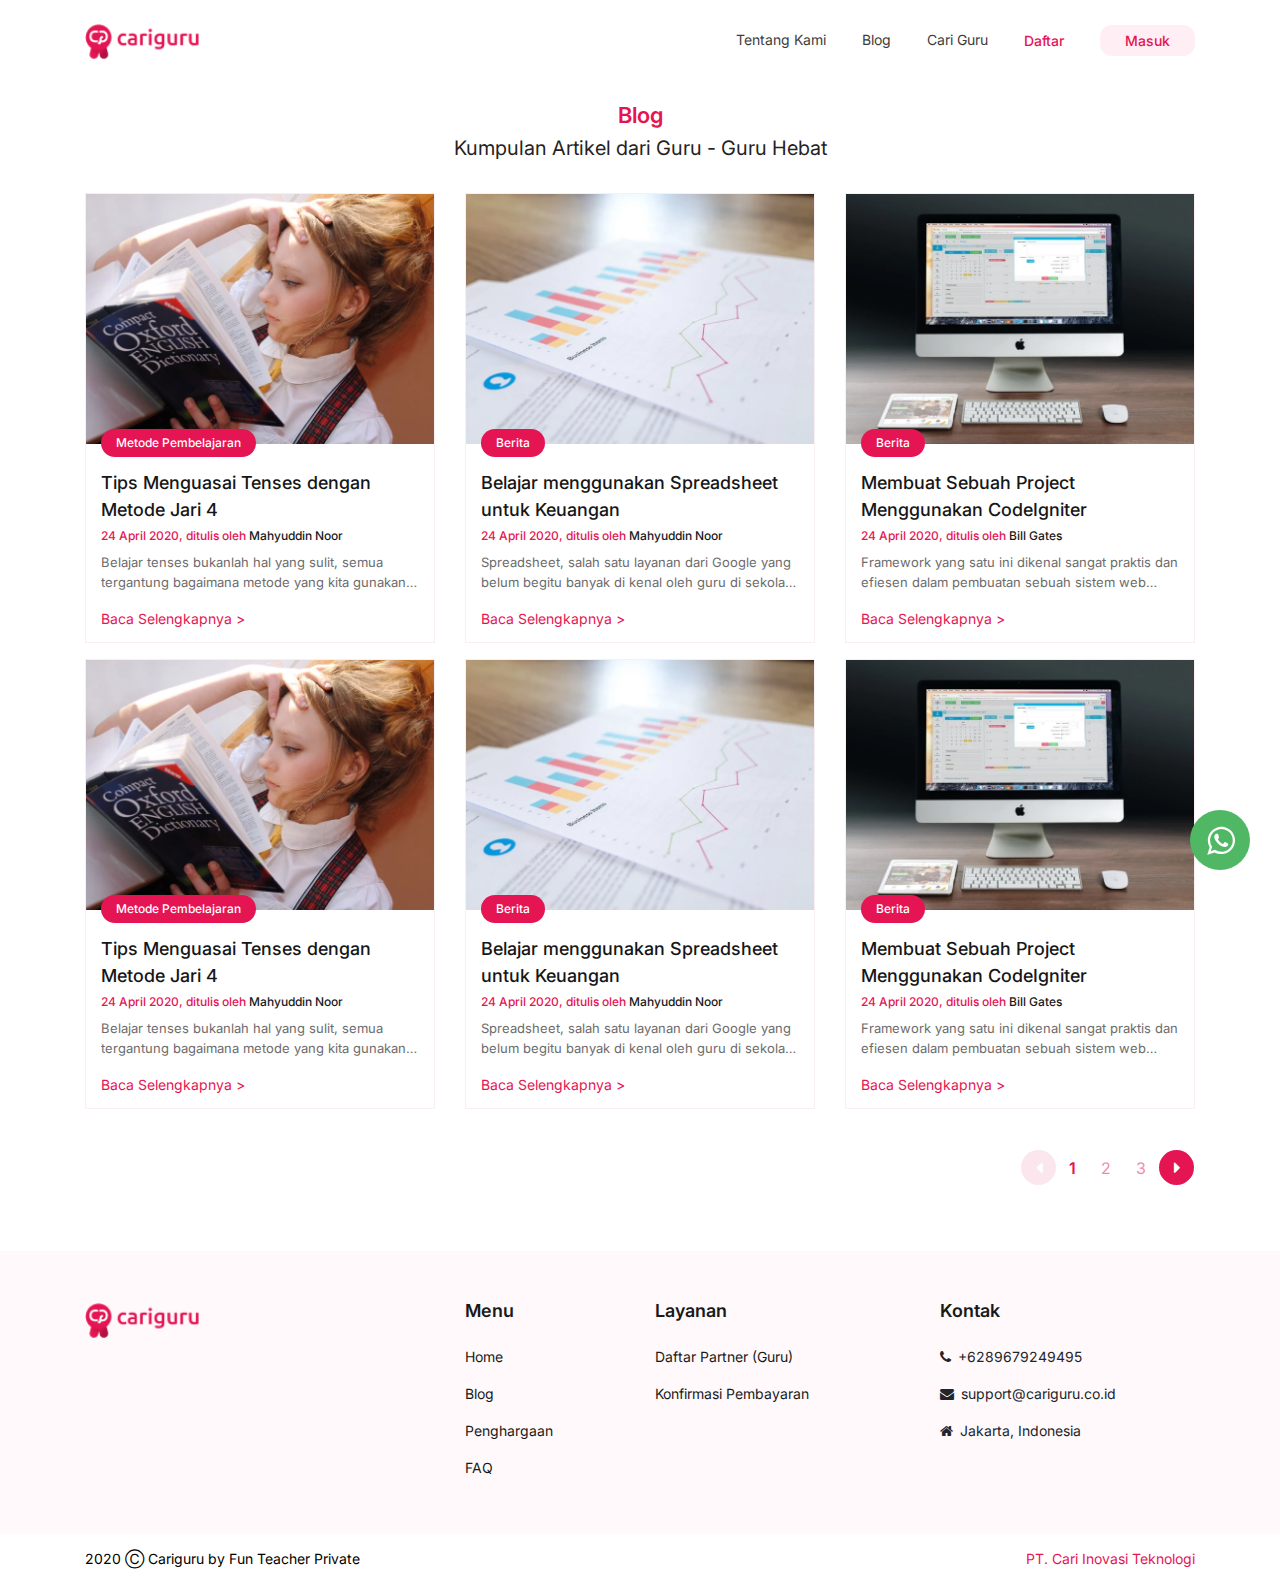
<file: pages/blog.html>
<!DOCTYPE html>
<html lang="en">

<head>
    <meta charset="UTF-8">
    <meta name="viewport" content="width=device-width,initial-scale=1">
    <meta http-equiv="X-UA-Compatible" content="ie=edge">
    <title>Blog</title>
    <link href="../assets/vendor/bootstrap/dist/css/bootstrap.min.css" rel="stylesheet">
    <link href="../assets/vendor/font-awesome/css/font-awesome.min.css" rel="stylesheet">
    <link href="../assets/css/style.css" rel="stylesheet">
    <link href="https://fonts.googleapis.com/css2?family=Inter:wght@100;200;300;400;500;600;700;800;900&display=swap"
        rel="stylesheet">
</head>

<body>
    <header>
        <nav class="navbar navbar-expand-lg navbar-custom fixed-top">
            <div class="container">
                <a class="navbar-brand" href="index.html"><img src="../assets/images/logo.png" width="115px"></a>
                <button class="navbar-toggler" type="button" data-toggle="collapse" data-target="#nav"
                    aria-controls="navbarNav" aria-expanded="false" aria-label="Toggle navigation">
                    <i class="fa fa-bars"></i>
                </button>
                <div class="collapse navbar-collapse" id="nav">
                    <ul class="navbar-nav m-0 ml-lg-auto p-3 p-lg-0">
                        <li class="d-inline d-lg-none" style="margin-bottom: 1em;">
                            <img src="../assets/images/logo.png" width="115px">
                            <button data-toggle="collapse" data-target="#nav" class="close float-right">&times;</button>
                        </li>
                        <li class="nav-item">
                            <a class="nav-link text-truncate" href="#spy0">Tentang Kami</a>
                        </li>
                        <li class="nav-item">
                            <a class="nav-link text-truncate" href="#spy1">Blog</a>
                        </li>
                        <li class="nav-item">
                            <a class="nav-link text-truncate" href="#spy2">Cari Guru</a>
                        </li>
                        <li class="nav-item">
                            <a class="nav-link text-truncate" href="#spy3"><button
                                    class="btn btn-regist-nav">Daftar</button></a>
                        </li>
                        <li class="nav-item">
                            <a class="nav-link text-truncate" href="##"><button
                                    class="btn btn-signin-nav">Masuk</button></a>
                        </li>
                    </ul>
                </div>
            </div>
        </nav>
    </header>
    <main>
        <section id="blog" class="blog-wrapper" style="margin-top: 6em;margin-bottom: 3em;">
            <div class="container">
                <h5 class="text-center heading-blog">Blog</h5>
                <p class="text-center description-blog">Kumpulan Artikel dari Guru - Guru Hebat</p>
                <div class="row">
                    <div class="col-xl-4 col-lg-4 col-md-6 col-sm-6 blog-column">
                        <div class="blog-element">
                            <img class="blog-element--image" src="../assets/images/blog/image_blog_3.png">
                            <div class="blog-element__body">
                                <span class="blog-element__body-categories">Metode Pembelajaran</span>
                                <h5 class=" blog-element__body-title">Tips Menguasai Tenses dengan Metode Jari 4</h5>
                                <div class="blog-element__body-posted">24 April 2020, ditulis oleh <span>Mahyuddin
                                        Noor</span></div>
                                <p class="blog-element__body-description">Belajar tenses bukanlah hal yang sulit, semua
                                    tergantung bagaimana metode yang kita gunakan, serta bagaimana kita melatihnya
                                    kembali agara semuanya dengan mudah diingat.</p>
                                <a href="#" class="blog-element__body-more">Baca Selengkapnya ></a>
                            </div>
                        </div>
                    </div>
                    <div class="col-xl-4 col-lg-4 col-md-6 col-sm-6 blog-column">
                        <div class="blog-element">
                            <img class="blog-element--image" src="../assets/images/blog/image_blog_1.png">
                            <div class="blog-element__body">
                                <span class="blog-element__body-categories">Berita</span>
                                <h5 class=" blog-element__body-title">Belajar menggunakan Spreadsheet untuk Keuangan
                                </h5>
                                <div class="blog-element__body-posted">24 April 2020, ditulis oleh <span>Mahyuddin
                                        Noor</span></div>
                                <p class="blog-element__body-description">Spreadsheet, salah satu layanan dari Google
                                    yang belum begitu banyak di kenal oleh guru di sekolah, salah satunya saya.</p>
                                <a href="#" class="blog-element__body-more">Baca Selengkapnya ></a>
                            </div>
                        </div>
                    </div>
                    <div class="col-xl-4 col-lg-4 col-md-6 col-sm-6 blog-column">
                        <div class="blog-element">
                            <img class="blog-element--image" src="../assets/images/blog/image_blog_2.png">
                            <div class="blog-element__body">
                                <span class="blog-element__body-categories">Berita</span>
                                <h5 class=" blog-element__body-title">Membuat Sebuah Project Menggunakan CodeIgniter
                                </h5>
                                <div class="blog-element__body-posted">24 April 2020, ditulis oleh <span>Bill
                                        Gates</span></div>
                                <p class="blog-element__body-description">Framework yang satu ini dikenal sangat praktis
                                    dan efiesen dalam pembuatan sebuah sistem web aplikasi. </p>
                                <a href="#" class="blog-element__body-more">Baca Selengkapnya ></a>
                            </div>
                        </div>
                    </div>
                    <div class="col-xl-4 col-lg-4 col-md-6 col-sm-6 blog-column">
                        <div class="blog-element">
                            <img class="blog-element--image" src="../assets/images/blog/image_blog_3.png">
                            <div class="blog-element__body">
                                <span class="blog-element__body-categories">Metode Pembelajaran</span>
                                <h5 class=" blog-element__body-title">Tips Menguasai Tenses dengan Metode Jari 4</h5>
                                <div class="blog-element__body-posted">24 April 2020, ditulis oleh <span>Mahyuddin
                                        Noor</span></div>
                                <p class="blog-element__body-description">Belajar tenses bukanlah hal yang sulit, semua
                                    tergantung bagaimana metode yang kita gunakan, serta bagaimana kita melatihnya
                                    kembali agara semuanya dengan mudah diingat.</p>
                                <a href="#" class="blog-element__body-more">Baca Selengkapnya ></a>
                            </div>
                        </div>
                    </div>
                    <div class="col-xl-4 col-lg-4 col-md-6 col-sm-6 blog-column">
                        <div class="blog-element">
                            <img class="blog-element--image" src="../assets/images/blog/image_blog_1.png">
                            <div class="blog-element__body">
                                <span class="blog-element__body-categories">Berita</span>
                                <h5 class=" blog-element__body-title">Belajar menggunakan Spreadsheet untuk Keuangan
                                </h5>
                                <div class="blog-element__body-posted">24 April 2020, ditulis oleh <span>Mahyuddin
                                        Noor</span></div>
                                <p class="blog-element__body-description">Spreadsheet, salah satu layanan dari Google
                                    yang belum begitu banyak di kenal oleh guru di sekolah, salah satunya saya.</p>
                                <a href="#" class="blog-element__body-more">Baca Selengkapnya ></a>
                            </div>
                        </div>
                    </div>
                    <div class="col-xl-4 col-lg-4 col-md-6 col-sm-6 blog-column">
                        <div class="blog-element">
                            <img class="blog-element--image" src="../assets/images/blog/image_blog_2.png">
                            <div class="blog-element__body">
                                <span class="blog-element__body-categories">Berita</span>
                                <h5 class=" blog-element__body-title">Membuat Sebuah Project Menggunakan CodeIgniter
                                </h5>
                                <div class="blog-element__body-posted">24 April 2020, ditulis oleh <span>Bill
                                        Gates</span></div>
                                <p class="blog-element__body-description">Framework yang satu ini dikenal sangat praktis
                                    dan efiesen dalam pembuatan sebuah sistem web aplikasi. </p>
                                <a href="#" class="blog-element__body-more">Baca Selengkapnya ></a>
                            </div>
                        </div>
                    </div>
                </div>
                <div class="w-100 d-flex justify-content-end mt-4">
                    <nav aria-label="...">
                        <ul class="pagination page-navigation-custom">
                            <li class="page-item previous disabled">

                                <a class="page-link" href="#" tabindex="-1"><i class="fa fa-caret-left"></i></a>
                            </li>
                            <li class="page-item active"><a class="page-link" href="#">1</a></li>
                            <li class="page-item">
                                <a class="page-link" href="#">2 <span class="sr-only">(current)</span></a>
                            </li>
                            <li class="page-item"><a class="page-link" href="#">3</a></li>
                            <li class="page-item next">
                                <a class="page-link" href="#"> <i class="fa fa-caret-right"></i></a>
                            </li>
                        </ul>
                    </nav>
                </div>
            </div>

        </section>
    </main>
    <footer class="footer-wrapper">
        <div class="container">
            <div class="row">
                <div class="col-xl-4 col-lg-3">
                    <img src="../assets/images/logo.png" class="footer-logo">
                </div>
                <div class="col-xl-2 col-lg-3">
                    <h5 class="title-footer">Menu</h5>
                    <ul class="list-footer-group">
                        <li><a href="">Home</a></li>
                        <li><a href="">Blog</a></li>
                        <li><a href="">Penghargaan</a></li>
                        <li><a href="">FAQ</a></li>
                    </ul>
                </div>
                <div class="col-xl-3 col-lg-3">
                    <h5 class="title-footer">Layanan</h5>
                    <ul class="list-footer-group">
                        <li><a href="">Daftar Partner (Guru)</a></li>
                        <li><a href="">Konfirmasi Pembayaran</a></li>
                    </ul>
                </div>
                <div class="col-xl-3 col-lg-3">
                    <h5 class="title-footer">Kontak</h5>
                    <ul class="list-footer-group">
                        <li><i class="fa fa-phone"></i>&ensp;+6289679249495</li>
                        <li><i class="fa fa-envelope"></i>&ensp;support@cariguru.co.id</li>
                        <li><i class="fa fa-home"></i>&ensp;Jakarta, Indonesia</li>
                    </ul>
                </div>
            </div>
        </div>
    </footer>
    <section class="footer-copy-wrapper">
        <div class="container">
            <div class="row">
                <div class="col-xl-6 col-lg-6 col-md-6 col-sm-6 ">
                    2020 Ⓒ Cariguru by Fun Teacher Private
                </div>
                <div class="col-xl-6 col-lg-6 col-md-6 col-sm-6 text-right color-primary company-name">
                    PT. Cari Inovasi Teknologi
                </div>
            </div></div>
    </section>
    <button class="btn btn-show-whatsapp" type="button"><i class="fa fa-whatsapp"></i></button>
    <script src="../assets/vendor/jquery/dist/jquery.min.js"></script>
    <script src="../assets/vendor/bootstrap/dist/js/bootstrap.bundle.min.js"></script>
    <script>
        $(document).ready(function () {
            $('#show-video').click(function () {
                $('#video-overlay').fadeIn().removeClass('d-none');
            });
            $('#hidden-video').click(function () {
                $('#video-overlay').fadeOut().addClass('d-none');
            });
            $(window).scroll(function () {
                70 < $(window).scrollTop() ?
                    $(".navbar-custom").addClass("shadow-nav") :
                    $(".navbar-custom").removeClass("shadow-nav");
            });
        })
    </script>
</body>

</html>
</file>
<file: assets/css/style.css>
body {
    font-family: 'Inter', sans-serif;
}

a {
    text-decoration: none !important;
}

.navbar-custom {
    background: white !important;
    padding: 15px !important;
}
.navbar-custom .container{
    padding: 0 15px !important;
}
.navbar-custom .navbar-toggler{
    padding: 0 !important;
}
.navbar-custom .navbar-nav .nav-item {
    padding: 0 10px;
    display: flex;
    align-items: center;
}

.navbar-custom .navbar-nav .nav-item:last-child {
    padding-right: 0 !important;
}
.navbar-custom .navbar-nav .nav-item:last-child .nav-link {
    padding-right: 0 !important;
}
.navbar-custom .navbar-nav .nav-item a {
    font-style: normal;
    font-weight: normal;
    font-size: 14px;
    line-height: 22px;
    /* identical to box height */

    text-align: center;

    color: #3D3D3D;
}

.navbar-custom .btn-signin-nav {
    background: rgba(255, 174, 199, 0.2);
    border-radius: 12px;
    color: #E51453;
    border: none !important;
    font-size: 14px;
    outline: none !important;
    font-weight: 500;
    padding: 5px 25px;
}

.navbar-custom .btn-signin-nav:focus {
    border: none !important;
    outline: none !important;
}

.navbar-custom .btn-regist-nav {
    background: transparent;
    border-radius: 12px;
    color: #E51453;
    font-size: 14px;
    font-weight: 500;
    padding: 5px 0;
    border: none !important;
    outline: none !important;
}

.navbar-custom .btn-regist-nav:focus {
    border: none !important;
    outline: none !important;
}

@media (max-width: 992px) {

    .navbar-custom .navbar-collapse.collapsing .navbar-nav {
        display: block;
        position: fixed;
        top: 0;
        bottom: 0;
        left: -45%;
        height: 100vh !important;
        transition: all 1s ease;
    }

    .navbar-custom .navbar-collapse.show .navbar-nav {
        position: fixed;
        top: 0;
        bottom: 0;
        left: 0;
        flex-direction: column;
        height: 100vh !important;
        width: 250px;
        background: white;
        transition: left 1s ease;
        box-shadow: 0 0.5rem 1rem rgba(0, 0, 0, 0.15);
    }

    .navbar-custom .navbar-nav .nav-item {
        padding: 0 !important;
    }
}

@media(max-width:250px) {
    .navbar-custom .navbar-collapse.show .navbar-nav {
        width: 100%;
    }
}

@media only screen and (min-width: 1200px) {
    .col-xl-custom-five {
        width: calc(100% / 5) !important;
        flex: 0 0 20%;
    }
}

@media only screen and (min-width: 992px) {
    .col-lg-custom-five {
        width: calc(100% / 5) !important;
        flex: 0 0 20%;
    }
}

.hero-wrapper {
    margin-top: 5.5em;
}

.hero-wrapper .hero-left-element {
    height: 430px;
    display: flex;
    justify-content: center;
    /* background-size: cover; */
    flex-direction: column;
    align-items: flex-start;
    padding: 15px 25px;
    margin-bottom: 1em;
    background-repeat: no-repeat;
    background-size: 100% 430px;
}

.blur {
    width: 120px;
    position: absolute;
    left: 0;
    background: rgba(255, 255, 255, 0.2);
    backdrop-filter: blur(8px);
    height: 430px;
}

.hero-wrapper .hero-right-element {
    height: 430px;
    background-repeat: no-repeat;
    background-size: 100% 430px;
    max-width: 100%;
    display: flex;
    align-items: center;
    justify-content: center;
}

.hero-wrapper .hero-right-element .btn-play-hero {
    background: transparent !important;
    width: 60px;
    height: 60px;
    border-radius: 100px;
    border: 6px white solid;
    font-size: 24px;
    color: white;
}

.hero-wrapper .hero-left-element .title-hero {
    font-style: normal;
    font-weight: bold;
    font-size: 28px;
    line-height: 48px;
    letter-spacing: 0.03em;
    color: #E51453;
    word-break: break-word;
}

.hero-wrapper .hero-left-element .description-hero {
    font-family: Inter;
    font-style: normal;
    font-weight: normal;
    font-size: 17px;
    line-height: 27px;
    color: #252223;
}

.hero-wrapper .hero-left-element .btn-more-hero {
    background: #E51453;
    border: 1px solid #E51453;
    box-sizing: border-box;
    border-radius: 5px;
    font-size: 15px;
    padding: 12.5px;
    font-weight: 500;
    color: white;
    width: 160px;
    margin-top: 15px;
}

.lesson-wrapper .heading-lesson {
    font-family: Inter;
    font-style: normal;
    font-weight: 600;
    font-size: 22px;
    line-height: 39px;
    letter-spacing: 0.02em;
    padding-bottom: 0.5em;
    padding-top: 2em;
    color: #FB5607;
}

@media(max-width:575px) {
    .lesson-wrapper .lesson-element {
        width: 50%;
    }
    .navbar-custom .container{
        padding: 0 !important;
    }
}

.lesson-element .lesson-element--group {
    display: flex;
    justify-content: center;
    flex-direction: column;
    align-items: center;
    margin: 30px 0;
}

.lesson-element .lesson-element--group .lesson-element--group__image {
    width: 90px;
    height: 90px;
    background: #FFF9FB;
    border-radius: 20px;
    display: flex;
    justify-content: center;
    align-items: center;
    padding: 25px;
}

.lesson-element .lesson-element--group .lesson-element--group__image img {
    max-width: 100%;
}

.lesson-element .lesson-element--group .lesson-element--group__title {
    font-size: 15px;
    padding-top: 25px;
    font-style: normal;
    font-weight: 600;
    line-height: 22px;
    color: #E51453;
    letter-spacing: 1px;

}

.btn-view-more {
    border: 1px #E51453 solid;
    background: white;
    color: #E51453 !important;
    border-radius: 10px;
    font-weight: 600;
    font-size: 15px;
    padding: 10px 40px;
}

.about-us-wrapper {
    padding: 5em 0;
}

.about-us-wrapper .heading-about-us {
    font-style: normal;
    font-weight: bold;
    font-size: 22px;
    line-height: 39px;
    letter-spacing: 0.02em;
    color: #3A86FF;
}

.about-us-wrapper .description-about-us {
    font-style: normal;
    font-weight: 500;
    font-size: 20px;
    line-height: 34px;
    color: #252223;
}

.about-us-wrapper .list-about-us {
    list-style-type: '-' !important;
    padding: 5px;
}

.about-us-wrapper .list-about-us li {
    font-style: normal;
    font-weight: normal;
    font-size: 16px;
    padding: 5px 10px;
    line-height: 22px;
}

.about-us-wrapper .properties-about-us {
    display: flex;
    margin-bottom: 30px;
}

.about-us-wrapper .properties-about-us .properties-about-us__image-box {
    background: #FFF9FB;
    width: 45px;
    height: 45px;
    padding: 5px;
    border-radius: 100px;
}

.about-us-wrapper .properties-about-us .properties-about-us__image-box img {
    max-width: 100%;
}

.about-us-wrapper .properties-about-us .properties-about-us__description {
    padding-left: 15px;
}

.about-us-wrapper .properties-about-us .properties-about-us__description-title {
    font-style: normal;
    font-weight: 600;
    font-size: 22px;
    line-height: 39px;
    margin-block-end: 0;
    color: #252223;
}

.about-us-wrapper .properties-about-us .properties-about-us__description-description {
    font-family: Inter;
    font-style: normal;
    font-weight: normal;
    font-size: 14px;
    line-height: 19px;
    padding-top: 5px;
    color: #252223;
}

.about-us-wrapper .image-about-us {
    max-width: 100%;
    margin-bottom: 15px;
}

.teacher-wrapper .teacher-element .teacher-element__image-box img {
    height: 300px;
    width: 100%;
}

.teacher-wrapper {
    background-size: cover;
    position: relative;
}

@media(max-width:575px) {
    .teacher-wrapper .teacher-column {
        width: 50%;
    }
}

@media(max-width:400px) {
    .teacher-wrapper .teacher-column {
        width: 100%;
    }

    .teacher-wrapper .teacher-element .teacher-element__image-box img {
        height: auto !important;
        max-height: 440px !important;
        min-height: 250px !important;
    }
}

.teacher-wrapper .heading-teacher {
    font-style: normal;
    font-weight: 600;
    font-size: 22px;
    line-height: 39px;
    letter-spacing: 0.02em;
    margin-block-end: 0;
    color: #8338EC;
}

.teacher-wrapper .description-teacher {
    font-style: normal;
    font-weight: 500;
    font-size: 20px;
    line-height: 34px;
    padding-bottom: 2em;
    text-align: center;

    color: #252223;
}

.teacher-wrapper .teacher-element .teacher-element__description {
    background: white;
    box-shadow: 0px 4px 4px rgba(0, 0, 0, 0.05);
    border-radius: 5px;
    margin: 0 15px;
    position: relative;
    top: -30px;
    display: flex;
    justify-content: center;
    align-items: center;
    flex-direction: column;
    padding: 10px;
    flex: 1 0 auto;
}

.teacher-wrapper .teacher-element .teacher-element__description .teacher-element__description-rating {
    width: 40px;
    height: 40px;
    background: #E51453;
    color: #ffffff;
    position: absolute;
    top: -20px;
    border-radius: 100px;
    display: flex;
    justify-content: center;
    align-items: center;
    font-size: 12px;
    font-weight: 600;
}

.teacher-wrapper .teacher-element .teacher-element__description .teacher-element__description-name {
    font-style: normal;
    margin-top: 20px;
    font-weight: bold;
    text-align: center;
    width: 100%;
    font-size: 14px;
    color: #E51453;
    display: -webkit-box;
    line-clamp: 2;
    box-orient: vertical;
    -webkit-line-clamp: 2;
    -webkit-box-orient: vertical;
    overflow: hidden;
    word-break: break-word;
    margin-block-end: 0;
}

.teacher-wrapper .teacher-element .teacher-element__description .teacher-element__description-line {
    border-top: 1px solid #F2E7E7;
    width: 100%;
    margin-block-start: 0;
    margin-block-end: 0;
    margin: 7.5px 0;
}


.teacher-wrapper .teacher-element .teacher-element__description .teacher-element__description-lesson {
    font-style: normal;
    font-weight: 500;
    font-size: 12px;
    line-height: 14px;
    color: #E51453;
    text-align: center;
    display: -webkit-box;
    line-clamp: 2;
    box-orient: vertical;
    -webkit-line-clamp: 2;
    -webkit-box-orient: vertical;
    overflow: hidden;
    word-break: break-word;

}

.media-wrapper {
    padding: 3em 0;
}

.media-wrapper .heading-media {
    font-style: normal;
    font-weight: normal;
    font-size: 18px;
    line-height: 24px;
    padding-top: 1em;
    padding-bottom: 15px;
    color: #252223;
}

.media-wrapper .media-element {
    padding: 15px;
    align-items: center;
    display: flex;
    justify-content: center;
}

.media-wrapper .media-element img {
    max-width: 100%;
}

.blog-wrapper .heading-blog {
    font-style: normal;
    font-weight: 600;
    margin-block-end: 0;
    font-size: 22px;
    line-height: 39px;
    color: #E51453;
}

.blog-wrapper .description-blog {
    font-style: normal;
    font-weight: normal;
    font-size: 20px;
    line-height: 27px;
    padding-bottom: 15px;
    color: #252223;

}

.blog-wrapper .blog-element {
    border: 1px solid #F9EFF2;
    height: 100%;
    display: flex;
    flex-direction: column;
    position: relative;
    flex: 1 0 auto;
}

.blog-wrapper .blog-column {
    margin-bottom: 1em;
}

.blog-wrapper .blog-element .blog-element--image {
    width: 100%;
    height: 250px;
}

.blog-wrapper .blog-element .blog-element__body {
    padding: 15px;
    position: relative;
    display: flex;
    flex: 1 0 auto;
    flex-direction: column;
}

.blog-wrapper .blog-element .blog-element__body .blog-element__body-title {
    font-style: normal;
    font-weight: 500;
    font-size: 18px;
    padding-top: 10px;
    line-height: 27px;
    color: #161616;
    margin-block-end: 0;
    display: -webkit-box;
    line-clamp: 2;
    box-orient: vertical;
    -webkit-line-clamp: 2;
    -webkit-box-orient: vertical;
    overflow: hidden;
    word-break: break-word;
}

.blog-wrapper .blog-element .blog-element__body .blog-element__body-categories {
    background: #E51453;
    border-radius: 14px;
    padding: 5px 15px;
    width: auto;
    color: white;
    font-size: 12px;
    font-weight: 500;
    margin: 0 15px 0 0;
    position: absolute;
    top: -15px;
    display: -webkit-box;
    line-clamp: 1;
    box-orient: vertical;
    -webkit-line-clamp: 1;
    -webkit-box-orient: vertical;
    overflow: hidden;
    word-break: break-word;
}

.blog-wrapper .blog-element .blog-element__body .blog-element__body-posted {
    font-style: normal;
    font-weight: 500;
    font-size: 12px;
    line-height: 15px;
    color: #E51453;
    margin: 5px 0 10px 0;
    word-break: break-word;
    display: -webkit-box;
    line-clamp: 2;
    box-orient: vertical;
    -webkit-line-clamp: 2;
    -webkit-box-orient: vertical;
    overflow: hidden;
    word-break: break-word;
}

.blog-wrapper .blog-element .blog-element__body .blog-element__body-posted span {
    color: #191919;
}

.blog-wrapper .blog-element .blog-element__body .blog-element__body-description {
    font-style: normal;
    font-weight: normal;
    font-size: 13px;
    line-height: 1.5;
    color: #6D6C6C;
    display: -webkit-box;
    line-clamp: 2;
    box-orient: vertical;
    -webkit-line-clamp: 2;
    -webkit-box-orient: vertical;
    overflow: hidden;
    margin-bottom: 35px;
    word-break: break-word;
}

.blog-wrapper .blog-element .blog-element__body .blog-element__body-more {
    font-style: normal;
    font-weight: 400;
    font-size: 14px;
    line-height: 17px;
    text-decoration: none !important;
    color: #E51453;
    position: absolute;
    bottom: 15px;
}

.footer-wrapper {
    background: #FFF9FB;
    padding: 3em 0 2em 0;
}

.footer-wrapper .footer-logo {
    width: 115px;
    margin-bottom: 25px;
}

.footer-wrapper .title-footer {
    font-style: normal;
    font-weight: 600;
    font-size: 18px;
    line-height: 24px;

    color: #191919;
}

.footer-wrapper .list-footer-group {
    padding: 0 !important;
    list-style-type: none;
    margin-top: 15px;
}

.footer-wrapper .list-footer-group li {
    padding: 10px 0;
    font-family: Inter;
    font-style: normal;
    font-weight: normal;
    font-size: 14px;
    line-height: 17px;
}

.footer-wrapper .list-footer-group li a {
    color: #191919 !important;
    text-decoration: none;
}

.footer-copy-wrapper {
    font-style: normal;
    font-weight: 400;
    font-size: 14px;
    line-height: 19px;
    padding: 15px;
    color: #000000 !important;
}

.color-primary {
    color: #E51453 !important;
}

@media(max-width:480px) {
    .hero-wrapper .hero-left-element {
        height: 400px;
    }

    .hero-wrapper .hero-right-element {
        height: 400px;
    }

    .hero-wrapper .hero-left-element .title-hero {
        font-size: 26px;
        line-height: 1.5;
    }

    .hero-wrapper .hero-left-element .description-hero {
        font-size: 16px;
    }

    .hero-wrapper .hero-left-element .btn-more-hero {
        padding: 10px;
        font-size: 14px !important;
        width: 130px !important;
    }

    .lesson-wrapper .heading-lesson {
        font-size: 20px;
    }

    .lesson-element .lesson-element--group .lesson-element--group__image {
        width: 85px;
        height: 85px;
    }

    .btn-view-more {
        font-size: 14px;
        padding: 10px 30px;
    }

    .about-us-wrapper .heading-about-us {
        font-size: 20px;
    }

    .about-us-wrapper .description-about-us {
        font-size: 18px;
    }

    .about-us-wrapper .list-about-us li {
        font-size: 15px;
    }

    .about-us-wrapper .properties-about-us .properties-about-us__description-title {
        font-size: 20px;
    }

    .about-us-wrapper .properties-about-us .properties-about-us__description-description {
        font-size: 13px;
    }

    .teacher-wrapper .heading-teacher {
        font-size: 20px;
    }

    .teacher-wrapper .description-teacher {
        font-size: 18px;
    }

    .teacher-wrapper .teacher-element .teacher-element__image-box img {
        height: 250px;
    }

    .media-wrapper .heading-media {
        font-size: 17px;
    }

    .blog-wrapper .heading-blog {
        font-size: 20px;
    }

    .blog-wrapper .description-blog {
        font-size: 18px;
    }

    .blog-wrapper .blog-element .blog-element__body .blog-element__body-title {
        font-size: 17px;
    }

    .blog-wrapper .blog-element .blog-element__body .blog-element__body-description {
        font-size: 12px;
    }

    .blog-wrapper .blog-element .blog-element__body .blog-element__body-more {
        font-size: 13px;
    }

    .footer-wrapper .title-footer {
        font-size: 17px;
    }

    .footer-wrapper .list-footer-group li {
        font-size: 13px;
    }

    .footer-copy-wrapper {
        font-size: 15px;
    }
}

@media(max-width:340px) {
    .hero-wrapper .hero-left-element .title-hero {
        font-size: 22px;
    }

    .hero-wrapper .hero-left-element .description-hero {
        font-size: 15px;
    }

    .hero-wrapper .hero-left-element .btn-more-hero {
        margin-top: 5px;
        padding: 8px 5px;
        width: 130px;
        font-size: 13px;
    }

    .lesson-wrapper .heading-lesson {
        font-size: 18px;
        margin-block-end: 0;
    }

    .lesson-element .lesson-element--group .lesson-element--group__image {
        width: 75px;
        height: 75px;
        padding: 20px;
    }

    .lesson-element .lesson-element--group .lesson-element--group__title {
        font-size: 14px;
    }

    .btn-view-more {
        padding: 8px 15px;
    }

    .about-us-wrapper .heading-about-us {
        font-size: 18px;
    }

    .about-us-wrapper .description-about-us {
        font-size: 16px;
    }

    .about-us-wrapper .list-about-us li {
        font-size: 14px;
    }

    .about-us-wrapper .properties-about-us .properties-about-us__description-title {
        font-size: 18px;
    }

    .about-us-wrapper .properties-about-us .properties-about-us__description-description {
        font-size: 12px;
    }

    .teacher-wrapper .heading-teacher {
        font-size: 18px;
    }

    .teacher-wrapper .description-teacher {
        font-size: 16px;
    }

    .teacher-wrapper .teacher-element .teacher-element__description .teacher-element__description-rating {
        font-size: 11px;
    }

    .teacher-wrapper .teacher-element .teacher-element__description .teacher-element__description-name {
        font-size: 13px;
    }

    .teacher-wrapper .teacher-element .teacher-element__description .teacher-element__description-lesson {
        font-size: 13px;
    }

    .media-wrapper .heading-media {
        font-size: 15px;
    }

    .blog-wrapper .heading-blog {
        font-size: 18px;
    }

    .blog-wrapper .description-blog {
        font-size: 16px;
    }

    .blog-wrapper .blog-element .blog-element__body .blog-element__body-categories {
        font-size: 11px;
        padding: 5px 10px;
    }

    .blog-wrapper .blog-element .blog-element__body .blog-element__body-title {
        font-size: 15px;
    }

    .blog-wrapper .blog-element .blog-element__body .blog-element__body-posted {
        font-size: 11px;
    }

    .blog-wrapper .blog-element .blog-element__body .blog-element__body-description {
        font-size: 11px;
    }

    .blog-wrapper .blog-element .blog-element__body .blog-element__body-more {
        font-size: 12px;
    }

    .footer-wrapper .title-footer {
        font-size: 16px;
    }

    .footer-wrapper .list-footer-group li {
        font-size: 12px;
    }

    .footer-copy-wrapper {
        font-size: 14px;
    }

    .hero-wrapper .hero-right-element {
        padding: 10em 15px !important;
    }
}

.btn-show-whatsapp {
    position: fixed;
    bottom: 30px;
    right: 30px;
    background: #50b864;
    color: white !important;
    border-radius: 100px;
    font-size: 32px;
    width: 60px;
    height: 60px;
}

.icon-bg-left-teacher {
    width: 140px;
    position: absolute;
    left: 25px;
    top: 30px;
    height: 100px;
}

.icon-bg-right-teacher {
    width: 120px;
    position: absolute;
    right: 30px;
    bottom: -40px;
    height: 160px;
}

.video-overlay-wrapper {
    position: fixed;
    z-index: 9999999;
    top: 0;
    bottom: 0;
    left: 0;
    right: 0;
    width: 100%;
    height: 100%;
    background: rgba(0, 0, 0, 0.8);
    transition: all ease 500ms;
    display: flex !important;
    justify-content: center;
    align-items: center;
}

.video-overlay-wrapper .frame-video {
    width: 600px;
    height: 469px;
}

@media(max-width:600px) {
    .video-overlay-wrapper .frame-video {
        width: 90% !important;
        height: auto !important;
    }
}

.btn-hidden-video {
    background: transparent;
    color: white !important;
    position: absolute;
    top: 15px;
    right: 15px;
    font-size: 32px;
    width: 50px;
    height: 50px;
}

.d-none {
    display: none !important;
}

.teacher-element {
    height: 100%;
    display: flex;
    flex-direction: column;
    position: relative;
    flex: 1 0 auto;
}

.shadow-nav {
    box-shadow: 0px 0px 10px rgba(0, 0, 0, 0.09);
}

.page-navigation-custom .page-item .page-link {
    border: 0 !important;
}

.page-navigation-custom .page-item {
    padding: 1px !important;
}

.page-navigation-custom .disabled {
    opacity: 0.2 !important;
}

.page-navigation-custom .page-item .page-link:hover {
    background: transparent;
}

.page-navigation-custom .page-item .page-link {
    color: #E51453;
    opacity: 0.5;
}

.page-navigation-custom .active .page-link {
    opacity: 1 !important;
    font-weight: 600;
    background: white !important;
}

.page-navigation-custom .previous .page-link {
    background: #E51453;
    border: 0 !important;
    color: white;
    font-size: 18px;
    border-radius: 100px;
    width: 35px;
    height: 35px;
    display: flex;
    justify-content: center;
    align-items: center;
}

.page-navigation-custom .next .page-link {
    background: #E51453 !important;
    border: 0 !important;
    color: white;
    font-size: 18px;
    border-radius: 100px;
    width: 35px;
    height: 35px;
    display: flex;
    justify-content: center;
    align-items: center;
    opacity: 1 !important;
}

@media(max-width:280px) {
    .lesson-wrapper .lesson-element {
        width: 100% !important;
    }
}

@media(max-width:575px) {
    .footer-copy-wrapper .company-name {
        text-align: left !important;
    }

    .blog-wrapper .blog-element .blog-element--image {
        height: auto !important;
        max-height: 400px !important;
        min-height: 230px !important;
    }

    .hero-wrapper .hero-right-element {
        padding: 21em 15px;
    }
}

@media(max-width:767px) {
    .hero-wrapper .hero-left-element {
        background-repeat: no-repeat;
        background-size: 100% 100%;
        padding: 30px 15px;
        height: auto !important;
    }

    .hero-wrapper .hero-right-element {
        background-repeat: no-repeat;
        background-size: 100% 100%;
        padding: 18em 15px;
        height: auto !important;

        background-position: center;
    }
}
</file>
